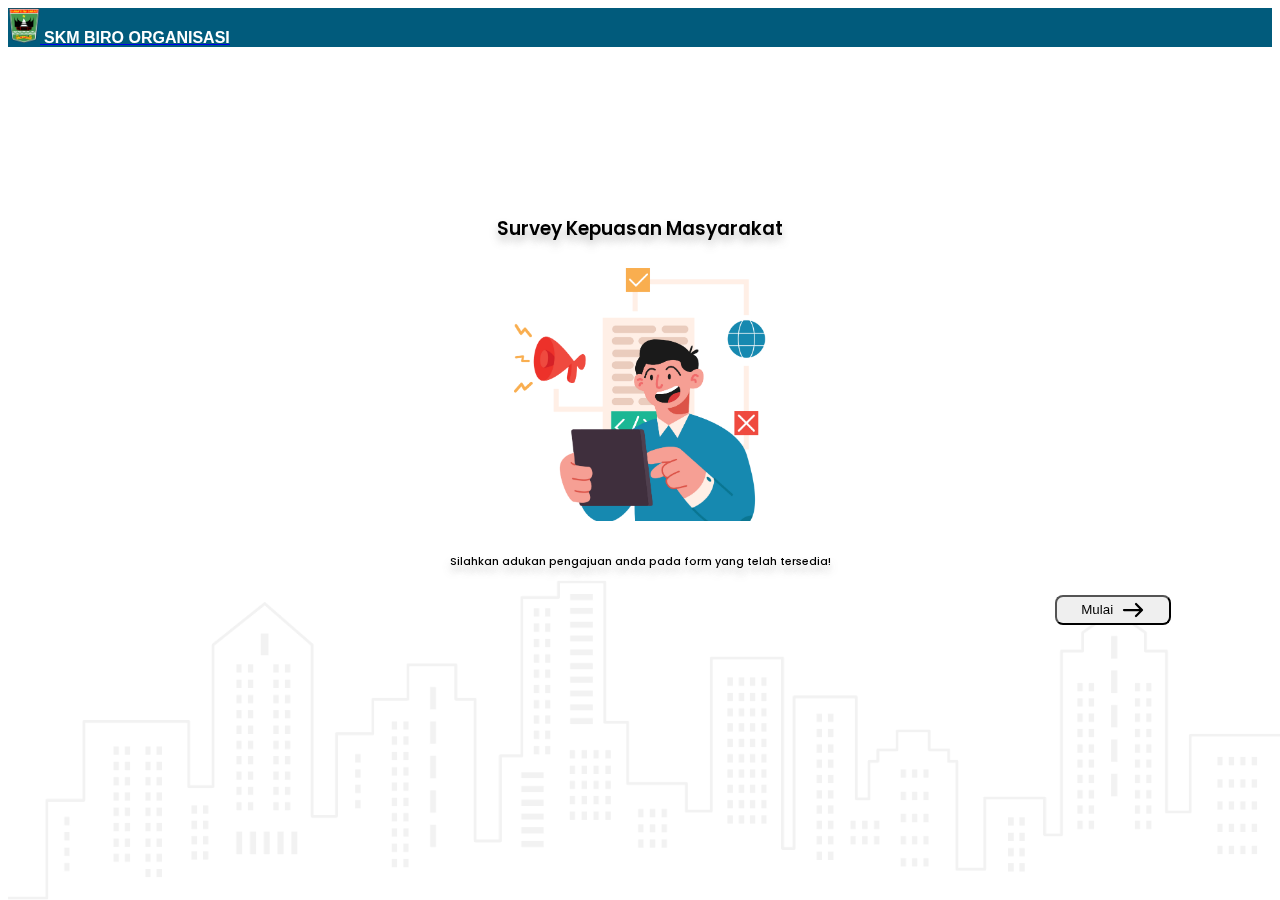
<file: views/index.html>
<!doctype html>
<html lang="en">

<head>
    <meta charset="utf-8">
    <meta name="viewport" content="width=device-width, initial-scale=1">
    <title>Survey Kepuasan Masyarakat</title>

    <link href="https://cdn.jsdelivr.net/npm/bootstrap@5.0.2/dist/css/bootstrap.min.css" rel="stylesheet"
        integrity="sha384-EVSTQN3/azprG1Anm3QDgpJLIm9Nao0Yz1ztcQTwFspd3yD65VohhpuuCOmLASjC" crossorigin="anonymous">
    <link rel="stylesheet" href="/../assets/css/responden/index.css">
</head>

<body>
    <nav class="navbar navbar-light">
        <div class="container-fluid">
            <a class="navbar-brand ms-3" href="admin/login.html">
                <img src="../../assets/img/pemprovsumbar.png" alt="" width="32" class="d-inline-block align-text-top">
                <span>
                    SKM BIRO ORGANISASI
                </span>
            </a>
        </div>
    </nav>

    <main>
        <div class="main">
            <h3>Survey Kepuasan Masyarakat</h3>
            <img src="../../assets/img/ic-landing.png" style="width: 20%;"alt="">
            <h6>Silahkan adukan pengajuan anda pada form yang telah tersedia!</h6>
            <img src="../../assets/img/Landing Page.png" alt="Landing Page" class="background" style="z-index: -1;">    
        </div>
        <div class="btn">
            <a href="responden/biodata.html" style="text-decoration: none;">
                <button type="button" class="btn btn-warning fw-bold" style="width: 116px;">Mulai &nbsp;
                    <svg xmlns="http://www.w3.org/2000/svg" width="24" height="24" viewBox="0 0 16 16">
                        <path fill="black" fill-rule="evenodd"
                            d="M1.25 8A.75.75 0 0 1 2 7.25h10.19L9.47 4.53a.75.75 0 0 1 1.06-1.06l4 4a.75.75 0 0 1 0 1.06l-4 4a.75.75 0 1 1-1.06-1.06l2.72-2.72H2A.75.75 0 0 1 1.25 8"
                            clip-rule="evenodd" /></svg>
                </button>
            </a>
        </div>
    </main>


    <script src="https://cdn.jsdelivr.net/npm/bootstrap@5.0.2/dist/js/bootstrap.bundle.min.js"
        integrity="sha384-MrcW6ZMFYlzcLA8Nl+NtUVF0sA7MsXsP1UyJoMp4YLEuNSfAP+JcXn/tWtIaxVXM" crossorigin="anonymous">
    </script>
    <script src="https://cdn.jsdelivr.net/npm/@popperjs/core@2.9.2/dist/umd/popper.min.js"
        integrity="sha384-IQsoLXl5PILFhosVNubq5LC7Qb9DXgDA9i+tQ8Zj3iwWAwPtgFTxbJ8NT4GN1R8p" crossorigin="anonymous">
    </script>
    <script src="https://cdn.jsdelivr.net/npm/bootstrap@5.0.2/dist/js/bootstrap.min.js"
        integrity="sha384-cVKIPhGWiC2Al4u+LWgxfKTRIcfu0JTxR+EQDz/bgldoEyl4H0zUF0QKbrJ0EcQF" crossorigin="anonymous">
    </script>

</body>

</html>
</file>
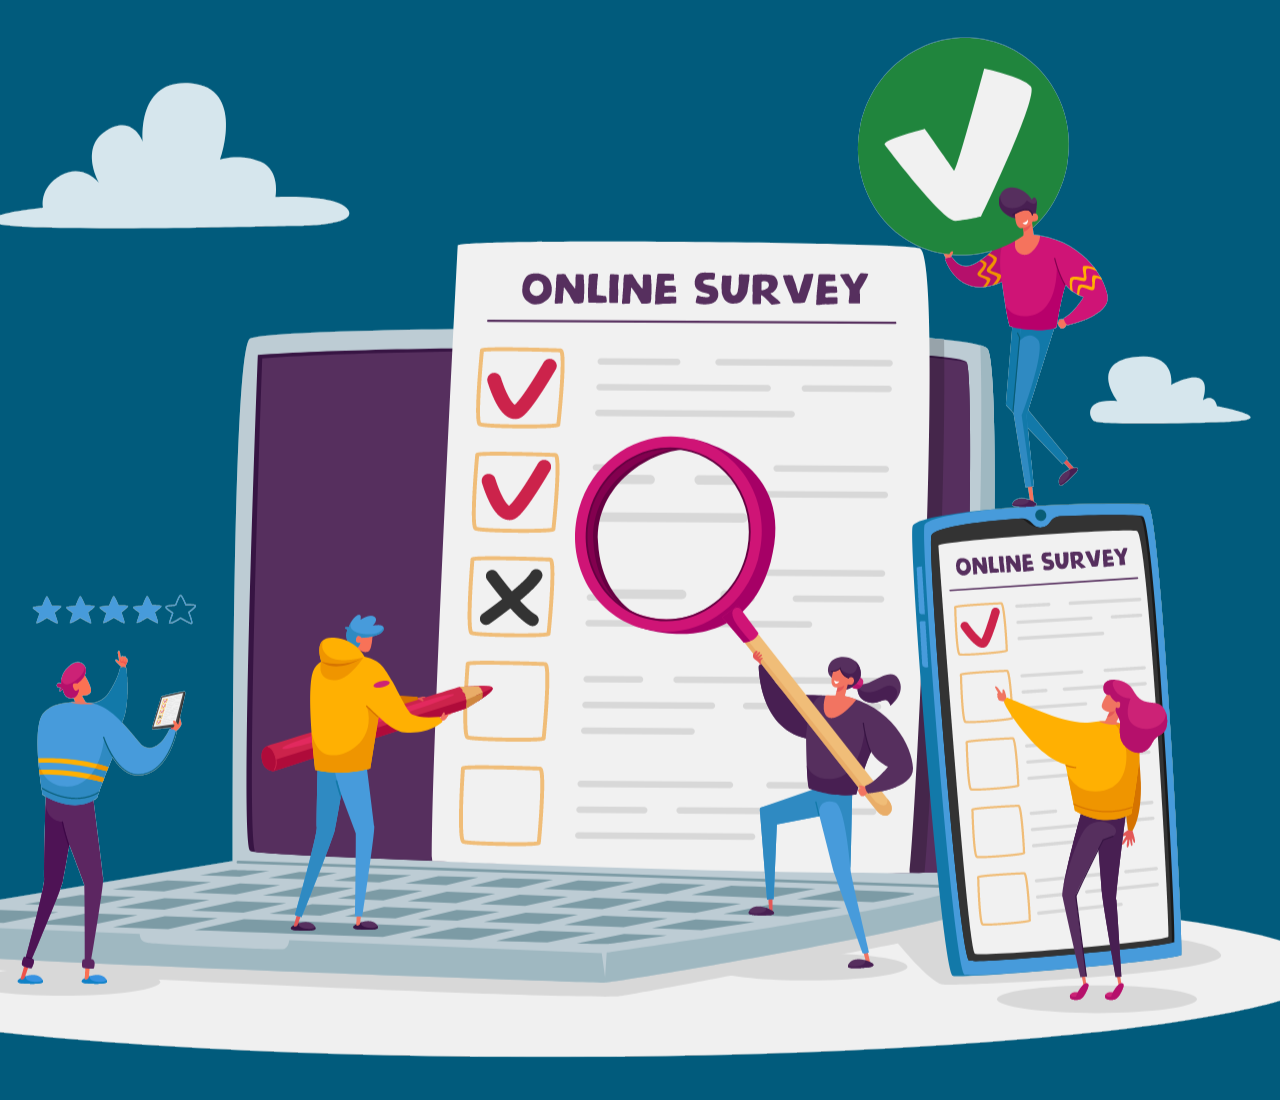
<file: views/admin/changePass.html>
<!doctype html>
<html lang="en">

<head>
    <meta charset="utf-8">
    <meta name="viewport" content="width=device-width, initial-scale=1">
    <title>Change Password</title>

    <link href="https://fonts.googleapis.com/icon?family=Material+Icons+Outlined" rel="stylesheet">
    <link href="https://cdn.jsdelivr.net/npm/bootstrap@5.0.2/dist/css/bootstrap.min.css" rel="stylesheet"
        integrity="sha384-EVSTQN3/azprG1Anm3QDgpJLIm9Nao0Yz1ztcQTwFspd3yD65VohhpuuCOmLASjC" crossorigin="anonymous">
    <link rel="stylesheet" href="https://cdnjs.cloudflare.com/ajax/libs/font-awesome/5.13.0/css/all.min.css">
    <link rel="stylesheet" href="../../assets/css/admin/login.css">
</head>

<body>
    <div class="row g-0 vh-100 position-relative page-forgot ">
        <div class="col-md-6 mb-md-0 p-md-4">
            <img src="../../assets/img/login.png" class="w-100" alt="Icon Login">
        </div>
        <div class="col-md-6 p-4 ps-md-0">
            <div style="padding: 16%;">
                <h4 class="mt-0 mb-5 fw-bold text-center">Change Password</h4>
                <form>
                    <div class="mb-3">
                        <label for="password" class="form-label fw-light">New Password</label>
                        <div class="d-flex">
                            <input type="password" class="form-control" id="password" placeholder="Ketikkan password baru disini">
                            <i class="far fa-eye" id="togglePassword" style="margin-left: -30px; cursor: pointer; margin-top: 16px; color: #8d9298;"></i>
                        </div>
                    </div>
                    <div class="mb-3">
                        <label for="confirmPassword" class="form-label fw-light">Confirm New Password</label>
                        <div class="d-flex">
                            <input type="password" class="form-control" id="confirmPassword" placeholder="Ketikkan konfirmasi password disini">
                            <i class="far fa-eye" id="toggleConfirmPassword" style="margin-left: -30px; cursor: pointer; margin-top: 16px; color: #8d9298;"></i>
                        </div>
                    </div>
                    <div class="mb-4 d-flex justify-content-center">
                        <button type="submit" class="btn btn-danger">Save</button>
                    </div>
                </form>
            </div>
            
        </div>
    </div>

    <script src="https://cdn.jsdelivr.net/npm/bootstrap@5.0.2/dist/js/bootstrap.bundle.min.js"
        integrity="sha384-MrcW6ZMFYlzcLA8Nl+NtUVF0sA7MsXsP1UyJoMp4YLEuNSfAP+JcXn/tWtIaxVXM" crossorigin="anonymous">
    </script>
    <script src="../../assets/js/script.js"></script>
</body>

</html>
</file>
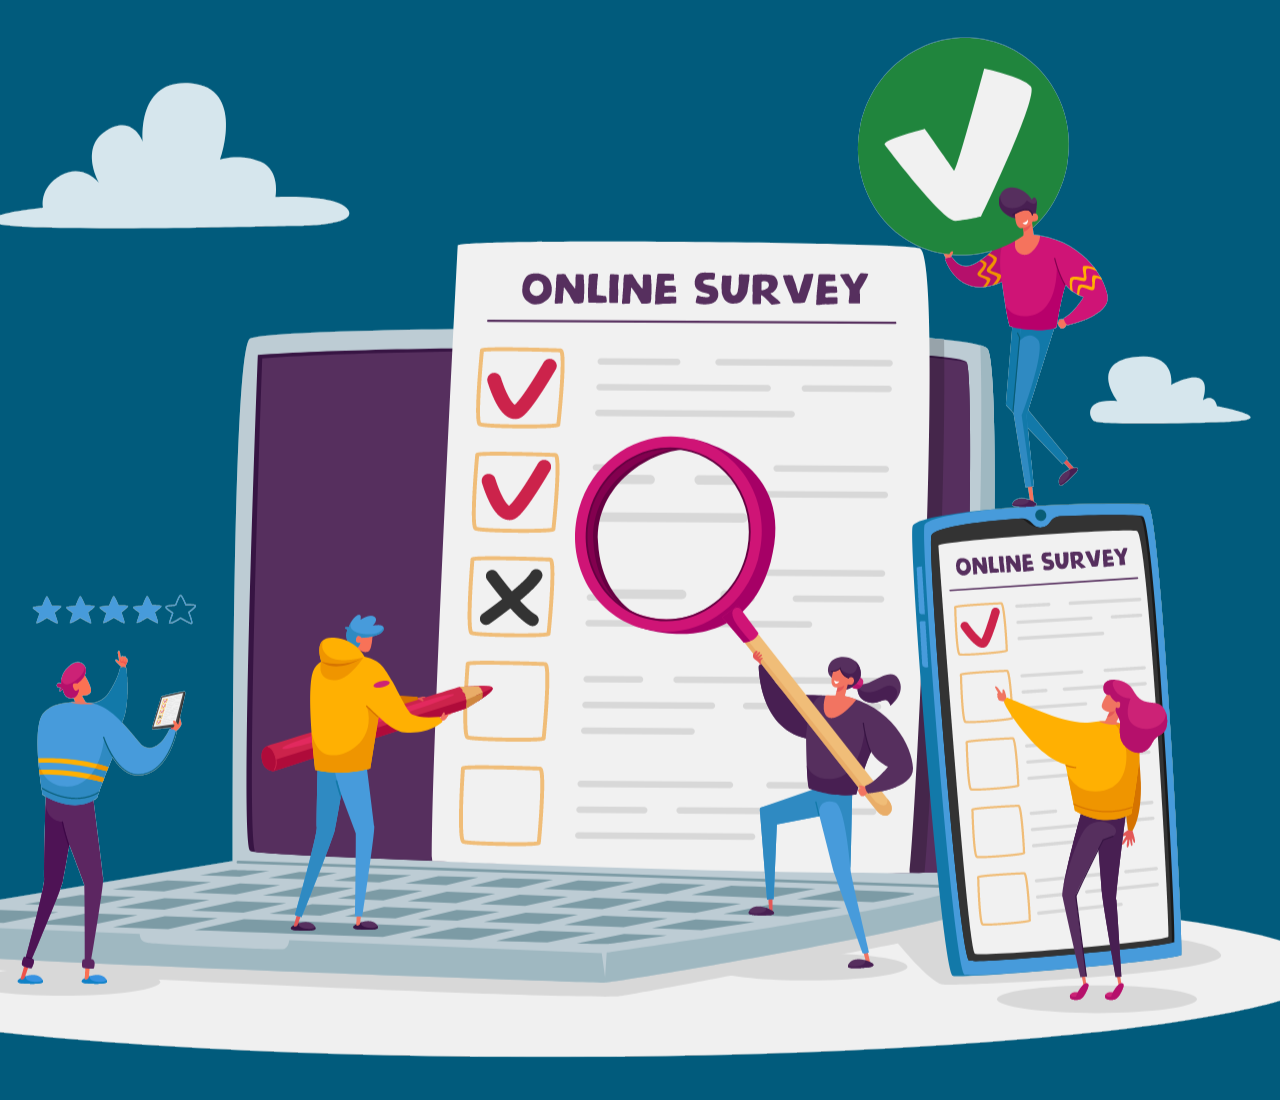
<file: views/admin/forgotPass.html>
<!doctype html>
<html lang="en">

<head>
    <meta charset="utf-8">
    <meta name="viewport" content="width=device-width, initial-scale=1">
    <title>Forgot Password</title>

    <link href="https://fonts.googleapis.com/icon?family=Material+Icons+Outlined" rel="stylesheet">
    <link href="https://cdn.jsdelivr.net/npm/bootstrap@5.0.2/dist/css/bootstrap.min.css" rel="stylesheet"
        integrity="sha384-EVSTQN3/azprG1Anm3QDgpJLIm9Nao0Yz1ztcQTwFspd3yD65VohhpuuCOmLASjC" crossorigin="anonymous">
    <link rel="stylesheet" href="https://cdnjs.cloudflare.com/ajax/libs/font-awesome/5.13.0/css/all.min.css">
    <link rel="stylesheet" href="../../assets/css/admin/login.css">
</head>

<body>
    <div class="row g-0 vh-100 position-relative page-forgot ">
        <div class="col-md-6 mb-md-0 p-md-4">
            <img src="../../assets/img/login.png" class="w-100" alt="Icon Login">
        </div>
        <div class="col-md-6 p-4 ps-md-0">
            <div style="padding: 16%;">
                <h4 class="mt-0 mb-5 fw-bold text-center">Forgot Password</h4>
                <form>
                    <div class="mb-4">
                        <label for="username" class="form-label fw-light">Username</label>
                        <input type="text" class="form-control" id="username" placeholder="Ketikkan username disini">
                    </div>
                    <div class="mb-4">
                        <label for="email" class="form-label fw-light">Email</label>
                        <input type="email" class="form-control" id="email" placeholder="Ketikkan email disini" aria-describedby="emailHelp">
                    </div>
                    <div class="mb-4 d-flex justify-content-center">
                        <button type="submit" class="btn btn-danger">Change Password</button>
                    </div>
                </form>
            </div>
            
        </div>
    </div>

    <script src="https://cdn.jsdelivr.net/npm/bootstrap@5.0.2/dist/js/bootstrap.bundle.min.js"
        integrity="sha384-MrcW6ZMFYlzcLA8Nl+NtUVF0sA7MsXsP1UyJoMp4YLEuNSfAP+JcXn/tWtIaxVXM" crossorigin="anonymous">
    </script>
    <script src="../../assets/js/script.js"></script>
</body>

</html>
</file>
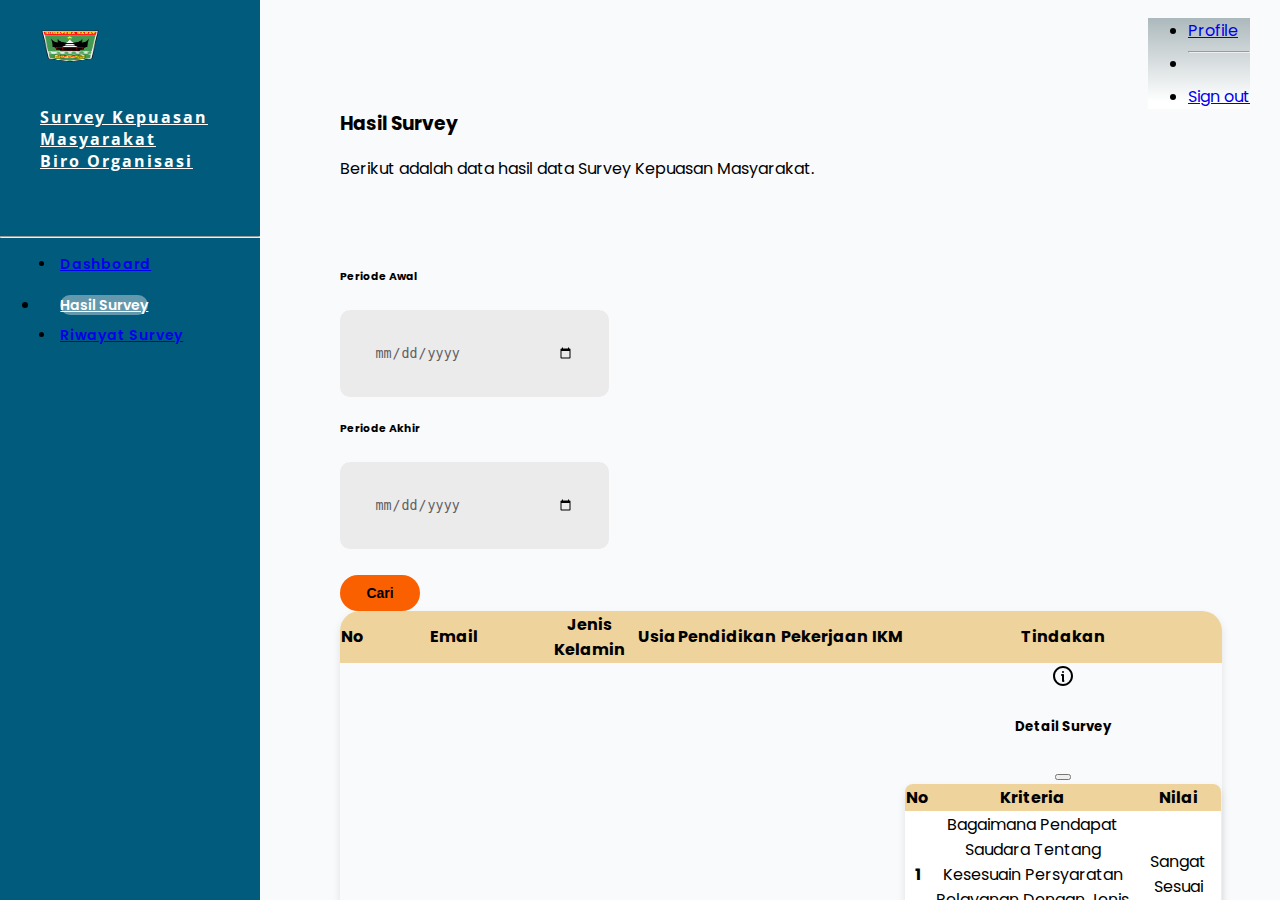
<file: views/admin/hasilSurvey.html>
<!doctype html>
<html lang="en">

<head>
    <meta charset="utf-8">
    <meta name="viewport" content="width=device-width, initial-scale=1">
    <title>Hasil Survey</title>

    <link href="https://fonts.googleapis.com/icon?family=Material+Icons+Outlined" rel="stylesheet">
    <link href="https://cdn.jsdelivr.net/npm/bootstrap@5.0.2/dist/css/bootstrap.min.css" rel="stylesheet"
        integrity="sha384-EVSTQN3/azprG1Anm3QDgpJLIm9Nao0Yz1ztcQTwFspd3yD65VohhpuuCOmLASjC" crossorigin="anonymous">
    <link rel="stylesheet" href="../../assets/css/admin/hasilSurvey.css">
</head>

<body>
    <div class="grid-container">

        <!-- Header -->
        <header class="header">
            <div class="menu-icon" onclick="openSidebar()">
                <span class="material-icons-outlined">menu</span>
            </div>
            <div class="header-right d-flex" style="margin-left: auto;">
                <div class="dropdown">
                    <a href="#" class="d-flex align-items-center link-dark text-decoration-none dropdown-toggle"
                        id="dropdownUser2" data-bs-toggle="dropdown" aria-expanded="false">
                        <img src="../../assets/img/user.png" alt="" width="40" class="rounded-circle me-2">
                    </a>
                    <ul class="dropdown-menu text-small shadow" aria-labelledby="dropdownUser2">
                        <li><a class="dropdown-item" href="profile.html">Profile</a></li>
                        <li>
                            <hr style="color: black;">
                        </li>
                        <li><a class="dropdown-item" href="#">Sign out</a></li>
                    </ul>
                </div>
            </div>
        </header>

        <!-- Sidebar -->
        <aside id="sidebar" style="z-index: 1;">
            <div class="sidebar-title mx-auto mb-3">
                <span class="mt-2 me-2" onclick="closeSidebar()"><svg xmlns="http://www.w3.org/2000/svg" width="18"
                        height="18" viewBox="0 0 48 48">
                        <path fill="none" stroke="white" stroke-linecap="round" stroke-linejoin="round" stroke-width="4"
                            d="m8 8l32 32M8 40L40 8" /></svg></span>
                <a href="dashboard.html"
                    class="h6-title d-flex align-items-center mt-3 mb-md-0 me-md-auto link-light text-decoration-none">
                    <img src="../../assets/img/pemprovsumbar.png" width="60" height="32" class="img-fluid"
                        alt="pemprovsumbar">
                    <h6 class="mt-2 ms-2 fw-bold">Survey Kepuasan<br><span>Masyarakat</span> <br><span>Biro
                            Organisasi</span> </h6>
                </a>
            </div>
            <hr>
            <ul class="nav nav-pills flex-column mb-auto">
                <li class="sidebar-list-item">
                    <a href="dashboard.html" class="nav-link link-light mt-1">
                        Dashboard
                    </a>
                </li>
                <li style="padding: 2%;">
                    <a href="hasilSurvey.html" class="nav-link dashboard mt-1" aria-current="page">
                        Hasil Survey
                    </a>
                </li>
                <li class="sidebar-list-item">
                    <a href="riwayatSurvey.html" class="nav-link link-light mt-1">
                        Riwayat Survey
                    </a>
                </li>
            </ul>
        </aside>

        <!-- Main -->
        <main class="main-container mb-4">
            <h3>Hasil Survey</h3>
            <p>Berikut adalah data hasil data Survey Kepuasan Masyarakat.</p>

            <div class="sub-main">
                <div class="d-flex mb-5">
                    <div class="me-3" style="margin-left: auto;">
                        <h6>Periode Awal</h6>
                        <input class="date" type="date" id="periode_awal">
                    </div>
                    <div class="me-3">
                        <h6>Periode Akhir</h6>
                        <input class="date" type="date" id="periode_akhir">
                    </div>
                    <button type="button" class="btn btn-danger">Cari</button>
                </div>

                <table class="table table-borderless">
                    <thead style="background-color: #EFD39C;">
                        <tr>
                            <th class="col-1" style="border-top-left-radius: 20px;">No</th>
                            <th class="col-2">Email</th>
                            <th class="col-2">Jenis Kelamin</th>
                            <th class="col-1">Usia</th>
                            <th class="col-2">Pendidikan</th>
                            <th class="col-2">Pekerjaan</th>
                            <th class="col-1">IKM</th>
                            <th class="col-1" style="border-top-right-radius: 20px;">Tindakan</th>
                        </tr>
                    </thead>
                    <tbody>
                        <tr>
                            <th scope="row">1</th>
                            <td>mmujjnnn@gmail.com</td>
                            <td>Perempuan</td>
                            <td>26 s.d. 35</td>
                            <td>D4/S1</td>
                            <td>Wiraswasta</td>
                            <td>86</td>
                            <td>
                                <!-- Button trigger modal -->
                                <svg xmlns="http://www.w3.org/2000/svg" width="24" height="24" viewBox="0 0 24 24"
                                    data-bs-toggle="modal" data-bs-target="#staticBackdrop">
                                    <g fill="none">
                                        <path
                                            d="M24 0v24H0V0zM12.593 23.258l-.011.002l-.071.035l-.02.004l-.014-.004l-.071-.035c-.01-.004-.019-.001-.024.005l-.004.01l-.017.428l.005.02l.01.013l.104.074l.015.004l.012-.004l.104-.074l.012-.016l.004-.017l-.017-.427c-.002-.01-.009-.017-.017-.018m.265-.113l-.013.002l-.185.093l-.01.01l-.003.011l.018.43l.005.012l.008.007l.201.093c.012.004.023 0 .029-.008l.004-.014l-.034-.614c-.003-.012-.01-.02-.02-.022m-.715.002a.023.023 0 0 0-.027.006l-.006.014l-.034.614c0 .012.007.02.017.024l.015-.002l.201-.093l.01-.008l.004-.011l.017-.43l-.003-.012l-.01-.01z" />
                                        <path fill="black"
                                            d="M12 2c5.523 0 10 4.477 10 10s-4.477 10-10 10S2 17.523 2 12S6.477 2 12 2m0 2a8 8 0 1 0 0 16a8 8 0 0 0 0-16m-.01 6c.558 0 1.01.452 1.01 1.01v5.124A1 1 0 0 1 12.5 18h-.49A1.01 1.01 0 0 1 11 16.99V12a1 1 0 1 1 0-2zM12 7a1 1 0 1 1 0 2a1 1 0 0 1 0-2" />
                                    </g>
                                </svg>

                                <!-- Modal -->
                                <div class="modal fade" id="staticBackdrop" data-bs-backdrop="static"
                                    data-bs-keyboard="false" tabindex="-1" aria-labelledby="staticBackdropLabel"
                                    aria-hidden="true">
                                    <div class="modal-dialog modal-lg modal-dialog-centered modal-dialog-scrollable">
                                        <div class="modal-content">
                                            <div class="modal-header">
                                                <h5 class="modal-title">Detail Survey</h5>
                                                <button type="button" class="btn-close" data-bs-dismiss="modal"
                                                    aria-label="Close"></button>
                                            </div>
                                            <div class="modal-body">
                                                <table class="table table-bordered mb-4"
                                                    style="background-color: white; border-radius: 8px;">
                                                    <thead style="background-color: #EFD39C;">
                                                        <tr>
                                                            <th class="col-1" style="border-top-left-radius: 8px;">No
                                                            </th>
                                                            <th scope="col">Kriteria</th>
                                                            <th scope="col" style="border-top-right-radius: 8px;">
                                                                Nilai</th>
                                                        </tr>
                                                    </thead>
                                                    <tbody>
                                                        <tr>
                                                            <th scope="row">1</th>
                                                            <td>Bagaimana Pendapat Saudara Tentang Kesesuain Persyaratan
                                                                Pelayanan Dengan Jenis Pelayanan Kami?</td>
                                                            <td>Sangat Sesuai</td>
                                                        </tr>
                                                        <tr>
                                                            <th scope="row">2</th>
                                                            <td>Bagaimana Pemahaman Saudara Tentang Kemudahan Prosedur
                                                                Pelayanan di Dinas Pendidikan dan Kebudayaan?</td>
                                                            <td>Mudah</td>
                                                        </tr>
                                                        <tr>
                                                            <th scope="row">3</th>
                                                            <td>Bagaimana Pendapat Saudara Tentang Waktu Dalam
                                                                Memberikan Layanan?</td>
                                                            <td>Sangat Cepat</td>
                                                        </tr>
                                                        <tr>
                                                            <th scope="row">4</th>
                                                            <td>Bagaimana pendapat saudara tentang kewajaran biaya/tarif
                                                                dalam pelayanan?</td>
                                                            <td>Mudah</td>
                                                        </tr>
                                                        <tr>
                                                            <th scope="row">5</th>
                                                            <td>Bagaimana pendapat saudara tentang kesesuaian produk
                                                                layanan antara yang tercamtum dalam standar pelayanan
                                                                dengan hasil yang diberikan?</td>
                                                            <td>Sesuai</td>
                                                        </tr>
                                                        <tr>
                                                            <th scope="row">6</th>
                                                            <td>Bagaimana pendapat saudara tentang kompetensi/kemampuan
                                                                petugas dalam pelayanan?</td>
                                                            <td>Kompeten</td>
                                                        </tr>
                                                    </tbody>
                                                </table>
                                                <hr style="color: black;">
                                                <h6 class="mb-3" style="text-align: left;">Aspirasi dan Saran</h6>
                                                <textarea name="" id="" cols="30" rows="5">Test</textarea>
                                            </div>
                                        </div>
                                    </div>
                                </div>

                            </td>
                        </tr>
                        <tr>
                            <th scope="row">2</th>
                            <td>sadira@gmail.com</td>
                            <td>Laki-laki</td>
                            <td>26 s.d. 35</td>
                            <td>D4/S1</td>
                            <td>Swasta</td>
                            <td>70</td>
                        </tr>
                    </tbody>
                </table>

            </div>
        </main>

    </div>


    <script src="https://cdn.jsdelivr.net/npm/bootstrap@5.0.2/dist/js/bootstrap.bundle.min.js"
        integrity="sha384-MrcW6ZMFYlzcLA8Nl+NtUVF0sA7MsXsP1UyJoMp4YLEuNSfAP+JcXn/tWtIaxVXM" crossorigin="anonymous">
    </script>
    <script src="../../assets/js/script.js"></script>

</body>

</html>
</file>
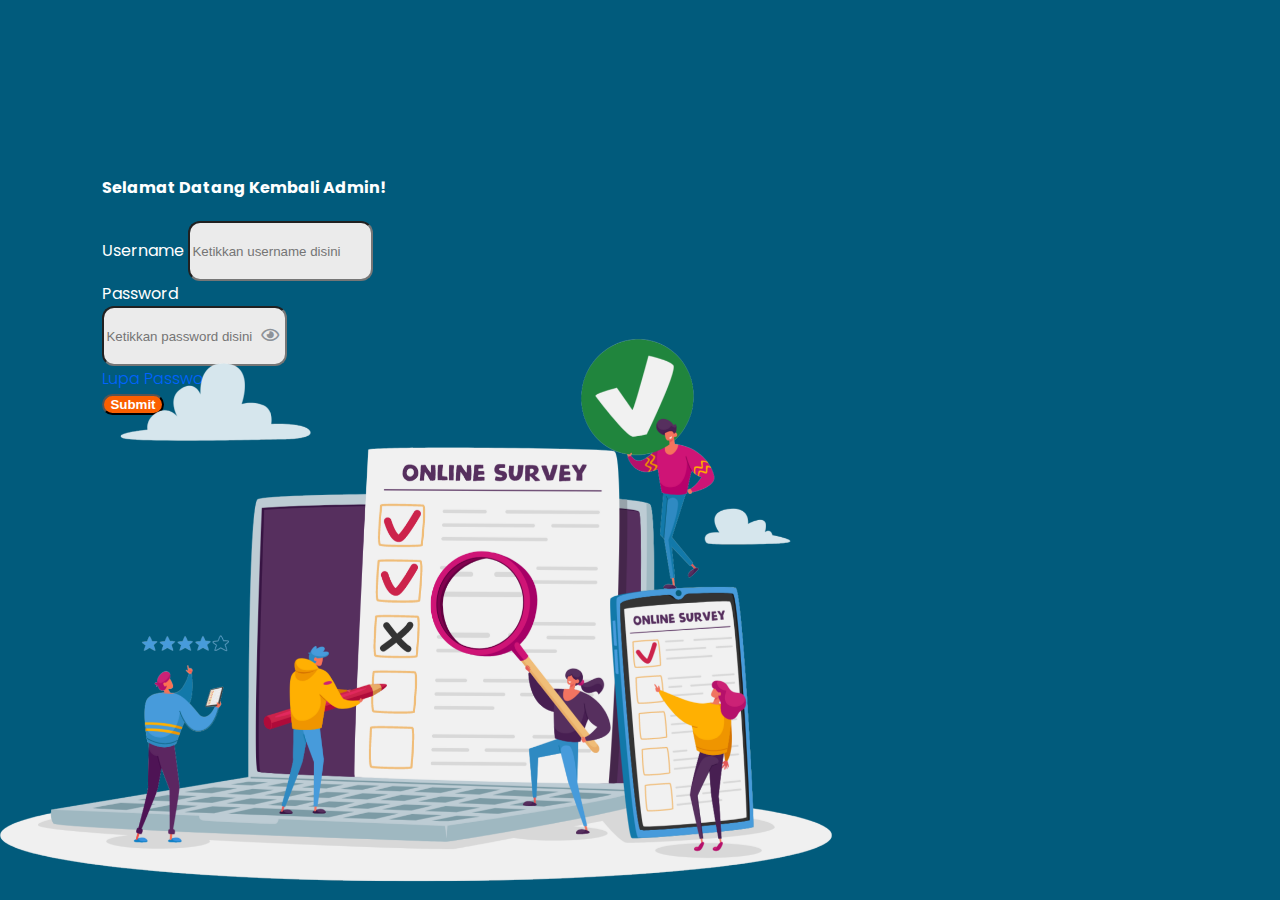
<file: views/admin/login.html>
<!doctype html>
<html lang="en">

<head>
    <meta charset="utf-8">
    <meta name="viewport" content="width=device-width, initial-scale=1">
    <title>Login</title>

    <link href="https://fonts.googleapis.com/icon?family=Material+Icons+Outlined" rel="stylesheet">
    <link href="https://cdn.jsdelivr.net/npm/bootstrap@5.0.2/dist/css/bootstrap.min.css" rel="stylesheet"
        integrity="sha384-EVSTQN3/azprG1Anm3QDgpJLIm9Nao0Yz1ztcQTwFspd3yD65VohhpuuCOmLASjC" crossorigin="anonymous">
    <link rel="stylesheet" href="https://cdnjs.cloudflare.com/ajax/libs/font-awesome/5.13.0/css/all.min.css">
    <link rel="stylesheet" href="../../assets/css/admin/login.css">
</head>

<body>
    <div class="row g-0 position-relative">
        <div class="col-md-4 mb-md-0 form-login">
            <h4 class="mt-0 mb-4 fw-bold">Selamat Datang Kembali Admin!</h4>
            <form>
                <div class="mb-3">
                    <label for="username" class="form-label fw-light">Username</label>
                    <input type="text" class="form-control" id="username" placeholder="Ketikkan username disini">
                </div>
                <div class="mb-3">
                    <label for="password" class="form-label fw-light">Password</label>
                    <div class="d-flex">
                        <input type="password" class="form-control" id="password"
                            placeholder="Ketikkan password disini">
                        <i class="far fa-eye" id="togglePassword"
                            style="margin-left: -30px; cursor: pointer; margin-top: 16px; color: #8d9298;"></i>
                    </div>
                </div>
                <div class="mb-3 text-end">
                    <a href="forgotPass.html" class="forgot">
                        Lupa Password?
                    </a>
                </div>
                <div class="mb-3 d-flex justify-content-center">
                    <button type="submit" class="btn btn-danger">Submit</button>
                </div>
            </form>
        </div>
        <div class="col-md-8 p-4 ps-md-0 p-2">
            <h1 class="title">SKM</h1>
            <img src="../../assets/img/login.png" class="img" alt="Icon Login">
        </div>
    </div>

    <script src="https://cdn.jsdelivr.net/npm/bootstrap@5.0.2/dist/js/bootstrap.bundle.min.js"
        integrity="sha384-MrcW6ZMFYlzcLA8Nl+NtUVF0sA7MsXsP1UyJoMp4YLEuNSfAP+JcXn/tWtIaxVXM" crossorigin="anonymous">
    </script>
    <script src="../../assets/js/script.js"></script>
</body>

</html>
</file>
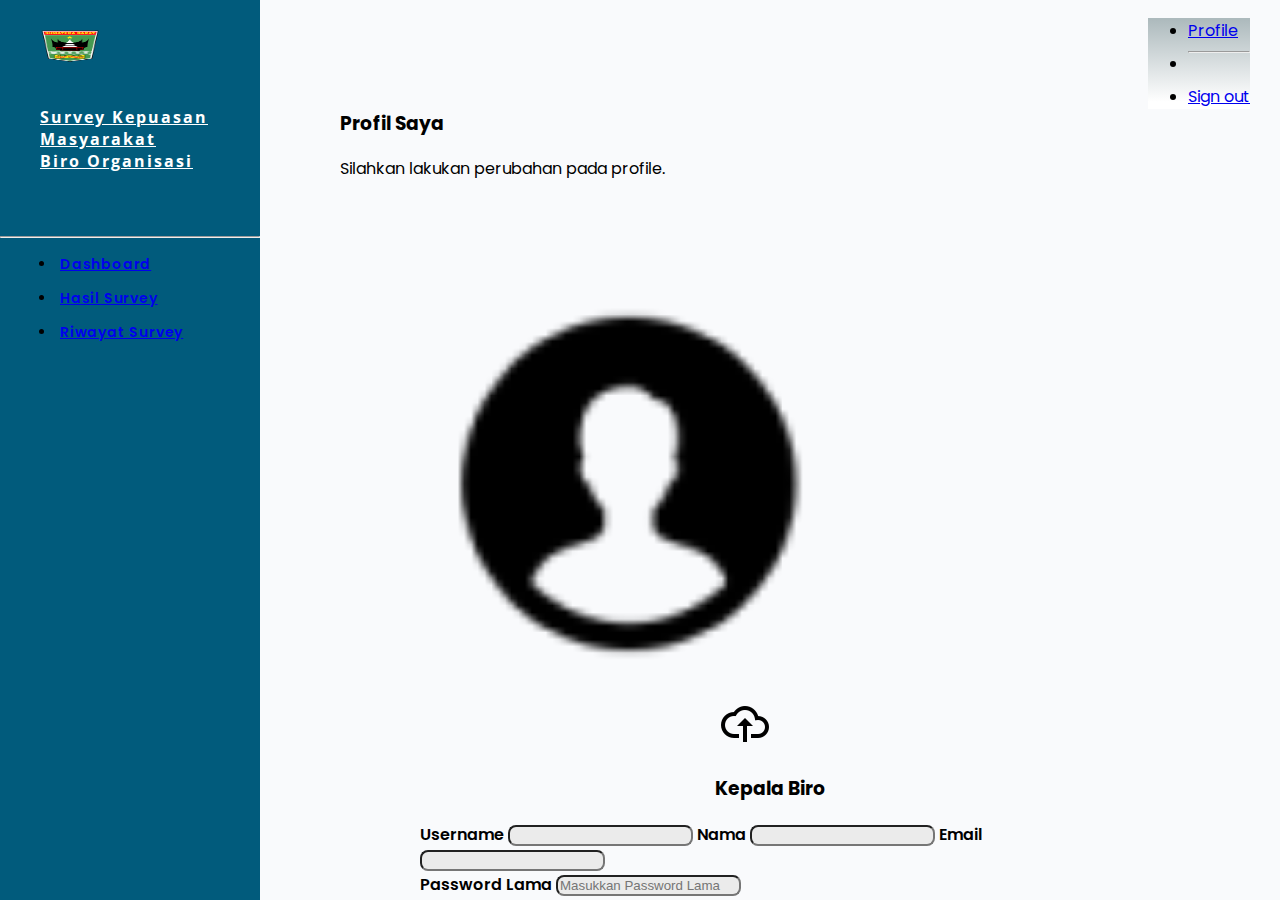
<file: views/admin/profile.html>
<!doctype html>
<html lang="en">

<head>
    <meta charset="utf-8">
    <meta name="viewport" content="width=device-width, initial-scale=1">
    <title>Profile</title>

    <link href="https://fonts.googleapis.com/icon?family=Material+Icons+Outlined" rel="stylesheet">
    <link href="https://cdn.jsdelivr.net/npm/bootstrap@5.0.2/dist/css/bootstrap.min.css" rel="stylesheet"
        integrity="sha384-EVSTQN3/azprG1Anm3QDgpJLIm9Nao0Yz1ztcQTwFspd3yD65VohhpuuCOmLASjC" crossorigin="anonymous">
    <link rel="stylesheet" href="../../assets/css/admin/profile.css">
</head>

<body>
    <div class="grid-container">

        <!-- Header -->
        <header class="header">
            <div class="menu-icon" onclick="openSidebar()">
                <span class="material-icons-outlined">menu</span>
            </div>
            <div class="header-right d-flex" style="margin-left: auto;">
                <div class="dropdown">
                    <a href="#" class="d-flex align-items-center link-dark text-decoration-none dropdown-toggle"
                        id="dropdownUser2" data-bs-toggle="dropdown" aria-expanded="false">
                        <img src="../../assets/img/user.png" alt="" width="40" class="rounded-circle me-2">
                    </a>
                    <ul class="dropdown-menu text-small shadow" aria-labelledby="dropdownUser2">
                        <li><a class="dropdown-item" href="profile.html">Profile</a></li>
                        <li>
                            <hr style="color: black;">
                        </li>
                        <li><a class="dropdown-item" href="#">Sign out</a></li>
                    </ul>
                </div>
            </div>
        </header>

        <!-- Sidebar -->
        <aside id="sidebar" style="z-index: 2;">
            <div class="sidebar-title mx-auto mb-3">
                <span class="mt-2 me-2" onclick="closeSidebar()"><svg xmlns="http://www.w3.org/2000/svg" width="18"
                        height="18" viewBox="0 0 48 48">
                        <path fill="none" stroke="white" stroke-linecap="round" stroke-linejoin="round" stroke-width="4"
                            d="m8 8l32 32M8 40L40 8" /></svg></span>
                <a href="dashboard.html"
                    class="h6-title d-flex align-items-center mt-3 mb-md-0 me-md-auto link-light text-decoration-none">
                    <img src="../../assets/img/pemprovsumbar.png" width="60" height="32" class="img-fluid"
                        alt="pemprovsumbar">
                    <h6 class="mt-2 ms-2 fw-bold">Survey Kepuasan<br><span>Masyarakat</span> <br><span>Biro
                            Organisasi</span> </h6>
                </a>
            </div>
            <hr>
            <ul class="nav nav-pills flex-column mb-auto">
                <li class="sidebar-list-item">
                    <a href="dashboard.html" class="nav-link link-light mt-1">
                        Dashboard
                    </a>
                </li>
                <li class="sidebar-list-item">
                    <a href="hasilSurvey.html" class="nav-link link-light mt-1">
                        Hasil Survey
                    </a>
                </li>
                <li class="sidebar-list-item">
                    <a href="riwayatSurvey.html" class="nav-link link-light mt-1">
                        Riwayat Survey
                    </a>
                </li>
            </ul>
        </aside>

        <!-- Main -->
        <main class="main-container mb-4">
            <h3>Profil Saya</h3>
            <p>Silahkan lakukan perubahan pada profile.</p>

            <div class="main-container">
                <form class="row gx-3 gy-2 align-items-center">
                    <div class="col-sm-4 align-self-start" style="position: relative; margin-top: 8%;">
                        <img src="../../assets/img/user.png" class="img-fluid profile img-thumbnail rounded-circle me-2"
                            alt="profile" id="pp">
                        <div class="position-absolute top-0 translate-midle-x" style="margin-left: 43%; z-index: 1;">
                            <input type="file" id="fileInput" style="display: none;" />
                            <img src="[data-uri]"
                                onclick="document.getElementById('fileInput').click();">
                        </div>
                    </div>
                    <div class="col-sm-8">
                        <h3 style="font-weight: bolder;text-align: center;" id="namaKabir">Kepala Biro</h3>
                        <label for="inputUsername" class="form-label mt-3">Username</label>
                        <input type="text" class="form-control in-profile" id="username" required>
                        <label for="inputNama" class="form-label mt-3">Nama</label>
                        <input type="text" class="form-control in-profile" id="nama" required>
                        <label for="inputEmail" class="form-label mt-3">Email</label>
                        <input type="email" class="form-control in-profile" id="email" aria-describedby="emailHelp" required>
                        <div class="row gx-3 gy-2 align-items-center mt-2 mb-2">
                            <div class="col-sm-6">
                                <label for="inputJenisKelamin" class="form-label mt-2">Password Lama</label>
                                <input type="password" class="form-control in-profile" id="password"
                                    aria-describedby="passwordlHelp" placeholder="Masukkan Password Lama">
                            </div>
                            <div class="col-sm-6">
                                <label for="inputJenisKelamin" class="form-label mt-2">Password Baru</label>
                                <input type="password" class="form-control in-profile" id="newPassword"
                                    aria-describedby="passwordlHelp" placeholder="Masukkan Password Baru">
                            </div>
                        </div>
                        <div class="text-center mb-4 mt-4">
                            <button type="submit" class="btn btn-warning save" id="simpanProfil">Save</button>
                        </div>
                    </div>
                </form>
            </div>
        </main>

    </div>


    <script src="https://cdn.jsdelivr.net/npm/bootstrap@5.0.2/dist/js/bootstrap.bundle.min.js"
        integrity="sha384-MrcW6ZMFYlzcLA8Nl+NtUVF0sA7MsXsP1UyJoMp4YLEuNSfAP+JcXn/tWtIaxVXM" crossorigin="anonymous">
    </script>
    <script src="../../assets/js/script.js"></script>

</body>

</html>
</file>
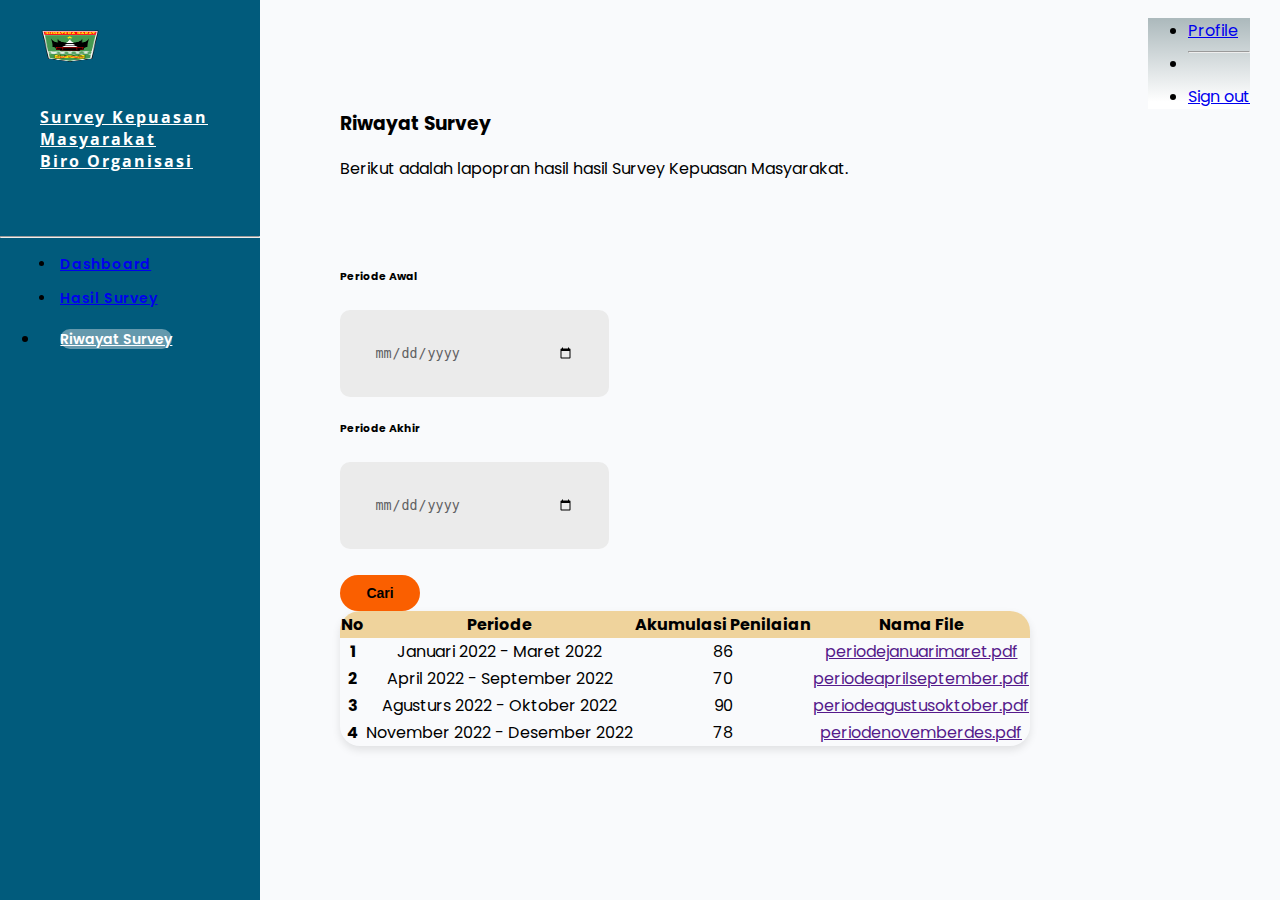
<file: views/admin/riwayatSurvey.html>
<!doctype html>
<html lang="en">

<head>
    <meta charset="utf-8">
    <meta name="viewport" content="width=device-width, initial-scale=1">
    <title>Riwayat Survey</title>

    <link href="https://fonts.googleapis.com/icon?family=Material+Icons+Outlined" rel="stylesheet">
    <link href="https://cdn.jsdelivr.net/npm/bootstrap@5.0.2/dist/css/bootstrap.min.css" rel="stylesheet"
        integrity="sha384-EVSTQN3/azprG1Anm3QDgpJLIm9Nao0Yz1ztcQTwFspd3yD65VohhpuuCOmLASjC" crossorigin="anonymous">
    <link rel="stylesheet" href="../../assets/css/admin/hasilSurvey.css">
</head>

<body>
    <div class="grid-container">

        <!-- Header -->
        <header class="header">
            <div class="menu-icon" onclick="openSidebar()">
                <span class="material-icons-outlined">menu</span>
            </div>
            <div class="header-right d-flex" style="margin-left: auto;">
                <div class="dropdown">
                    <a href="#" class="d-flex align-items-center link-dark text-decoration-none dropdown-toggle"
                        id="dropdownUser2" data-bs-toggle="dropdown" aria-expanded="false">
                        <img src="../../assets/img/user.png" alt="" width="40" class="rounded-circle me-2">
                    </a>
                    <ul class="dropdown-menu text-small shadow" aria-labelledby="dropdownUser2">
                        <li><a class="dropdown-item" href="profile.html">Profile</a></li>
                        <li>
                            <hr style="color: black;">
                        </li>
                        <li><a class="dropdown-item" href="#">Sign out</a></li>
                    </ul>
                </div>
            </div>
        </header>

        <!-- Sidebar -->
        <aside id="sidebar" style="z-index: 1;">
            <div class="sidebar-title mx-auto mb-3">
                <span class="mt-2 me-2" onclick="closeSidebar()"><svg xmlns="http://www.w3.org/2000/svg" width="18"
                        height="18" viewBox="0 0 48 48">
                        <path fill="none" stroke="white" stroke-linecap="round" stroke-linejoin="round" stroke-width="4"
                            d="m8 8l32 32M8 40L40 8" /></svg></span>
                <a href="dashboard.html"
                    class="h6-title d-flex align-items-center mt-3 mb-md-0 me-md-auto link-light text-decoration-none">
                    <img src="../../assets/img/pemprovsumbar.png" width="60" height="32" class="img-fluid"
                        alt="pemprovsumbar">
                    <h6 class="mt-2 ms-2 fw-bold">Survey Kepuasan<br><span>Masyarakat</span> <br><span>Biro
                            Organisasi</span> </h6>
                </a>
            </div>
            <hr>
            <ul class="nav nav-pills flex-column mb-auto">
                <li class="sidebar-list-item">
                    <a href="dashboard.html" class="nav-link link-light mt-1">
                        Dashboard
                    </a>
                </li>
                <li class="sidebar-list-item">
                    <a href="hasilSurvey.html" class="nav-link link-light mt-1">
                        Hasil Survey
                    </a>
                </li>
                <li style="padding: 2%;">
                    <a href="riwayatSurvey.html" class="nav-link dashboard mt-1" aria-current="page">
                        Riwayat Survey
                    </a>
                </li>
            </ul>
        </aside>

        <!-- Main -->
        <main class="main-container mb-4">
            <h3>Riwayat Survey</h3>
            <p>Berikut adalah lapopran hasil hasil Survey Kepuasan Masyarakat.</p>

            <div class="sub-main">
                <div class="d-flex mb-5">
                    <div class="me-3" style="margin-left: auto;">
                        <h6>Periode Awal</h6>
                        <input class="date" type="date" id="periode_awal">
                    </div>
                    <div class="me-3">
                        <h6>Periode Akhir</h6>
                        <input class="date" type="date" id="periode_akhir">
                    </div>
                    <button type="button" class="btn btn-danger">Cari</button>
                </div>

                <table class="table table-borderless">
                    <thead style="background-color: #EFD39C;">
                        <tr>
                            <th class="col-1" style="border-top-left-radius: 20px;">No</th>
                            <th class="col-4">Periode</th>
                            <th class="col-3">Akumulasi Penilaian</th>
                            <th class="col-2" style="border-top-right-radius: 20px;">Nama File</th>
                        </tr>
                    </thead>
                    <tbody>
                        <tr>
                            <th scope="row">1</th>
                            <td>Januari 2022 - Maret 2022</td>
                            <td>86</td>
                            <td><a href="">periodejanuarimaret.pdf</a></td>
                        </tr>
                        <tr>
                            <th scope="row">2</th>
                            <td>April 2022 - September 2022</td>
                            <td>70</td>
                            <td><a href="">periodeaprilseptember.pdf</a></td>
                        </tr>
                        <tr>
                            <th scope="row">3</th>
                            <td>Agusturs 2022 - Oktober 2022</td>
                            <td>90</td>
                            <td><a href="">periodeagustusoktober.pdf</a></td>
                        </tr>
                        <tr>
                            <th scope="row">4</th>
                            <td>November 2022 - Desember 2022</td>
                            <td>78</td>
                            <td><a href="">periodenovemberdes.pdf</a></td>
                        </tr>
                    </tbody>
                </table>

            </div>
        </main>

    </div>


    <script src="https://cdn.jsdelivr.net/npm/bootstrap@5.0.2/dist/js/bootstrap.bundle.min.js"
        integrity="sha384-MrcW6ZMFYlzcLA8Nl+NtUVF0sA7MsXsP1UyJoMp4YLEuNSfAP+JcXn/tWtIaxVXM" crossorigin="anonymous">
    </script>
    <script src="../../assets/js/script.js"></script>

</body>

</html>
</file>
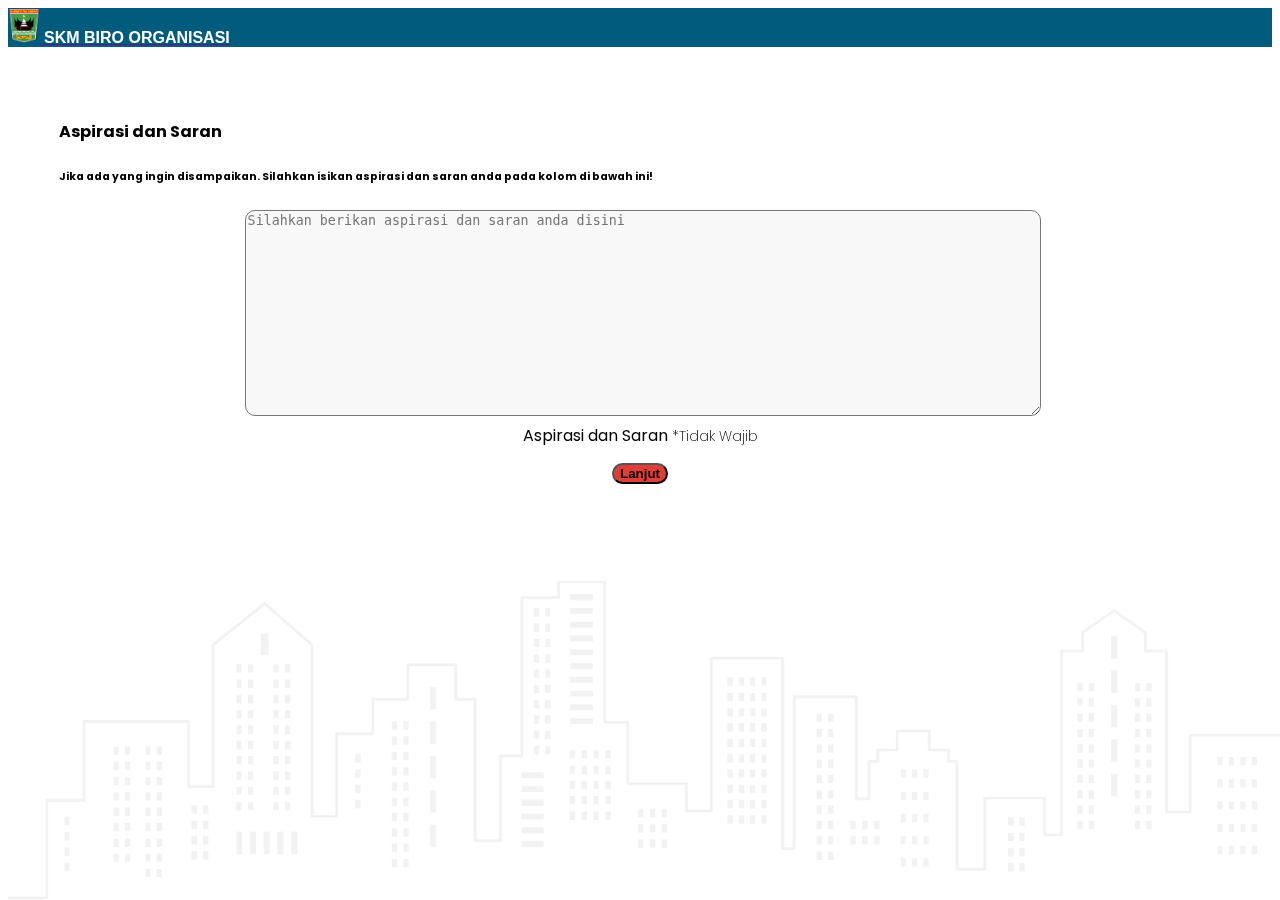
<file: views/responden/aspirasiSaran.html>
<!doctype html>
<html lang="en">

<head>
    <meta charset="utf-8">
    <meta name="viewport" content="width=device-width, initial-scale=1">
    <title>Aspirasi dan Saran</title>

    <link href="https://cdn.jsdelivr.net/npm/bootstrap@5.0.2/dist/css/bootstrap.min.css" rel="stylesheet"
        integrity="sha384-EVSTQN3/azprG1Anm3QDgpJLIm9Nao0Yz1ztcQTwFspd3yD65VohhpuuCOmLASjC" crossorigin="anonymous">
    <link rel="stylesheet" href="../../assets/css/responden/aspirasiSaran.css">
</head>

<body>
    <nav class="navbar navbar-light">
        <div class="container-fluid">
            <a class="navbar-brand ms-3" href="">
                <img src="../../assets/img/pemprovsumbar.png" alt="" width="32" class="d-inline-block align-text-top">
                <span>
                    SKM BIRO ORGANISASI
                </span>
            </a>
        </div>
    </nav>

    <main>
        <div class="main">
            <h4>Aspirasi dan Saran</h4>
            <h6 class="mb-5">Jika ada yang ingin disampaikan. Silahkan isikan aspirasi dan saran anda pada kolom di
                bawah ini!</h6>
        </div>
        <div class="sub-main">
            <form action="">
                <div class="form-floating mb-3">
                    <textarea class="form-control input" placeholder="Silahkan berikan aspirasi dan saran anda disini"
                        id="aspirasisaran" style="height: 200px"></textarea>
                    <label for="floatingTextarea">Aspirasi dan Saran<span class="span">*Tidak Wajib</span> </label>
                </div>
                <div class="mb-3 btn">
                    <button type="button" class="btn btn-danger">Lanjut</button>
                </div>
            </form>
        </div>
    </main>

    <img src="../../assets/img/Landing Page.png" alt="Landing Page" class="background" style="z-index: -1;">

    <script src="https://cdn.jsdelivr.net/npm/bootstrap@5.0.2/dist/js/bootstrap.bundle.min.js"
        integrity="sha384-MrcW6ZMFYlzcLA8Nl+NtUVF0sA7MsXsP1UyJoMp4YLEuNSfAP+JcXn/tWtIaxVXM" crossorigin="anonymous">
    </script>
    <script src="https://cdn.jsdelivr.net/npm/@popperjs/core@2.9.2/dist/umd/popper.min.js"
        integrity="sha384-IQsoLXl5PILFhosVNubq5LC7Qb9DXgDA9i+tQ8Zj3iwWAwPtgFTxbJ8NT4GN1R8p" crossorigin="anonymous">
    </script>
    <script src="https://cdn.jsdelivr.net/npm/bootstrap@5.0.2/dist/js/bootstrap.min.js"
        integrity="sha384-cVKIPhGWiC2Al4u+LWgxfKTRIcfu0JTxR+EQDz/bgldoEyl4H0zUF0QKbrJ0EcQF" crossorigin="anonymous">
    </script>

</body>

</html>
</file>
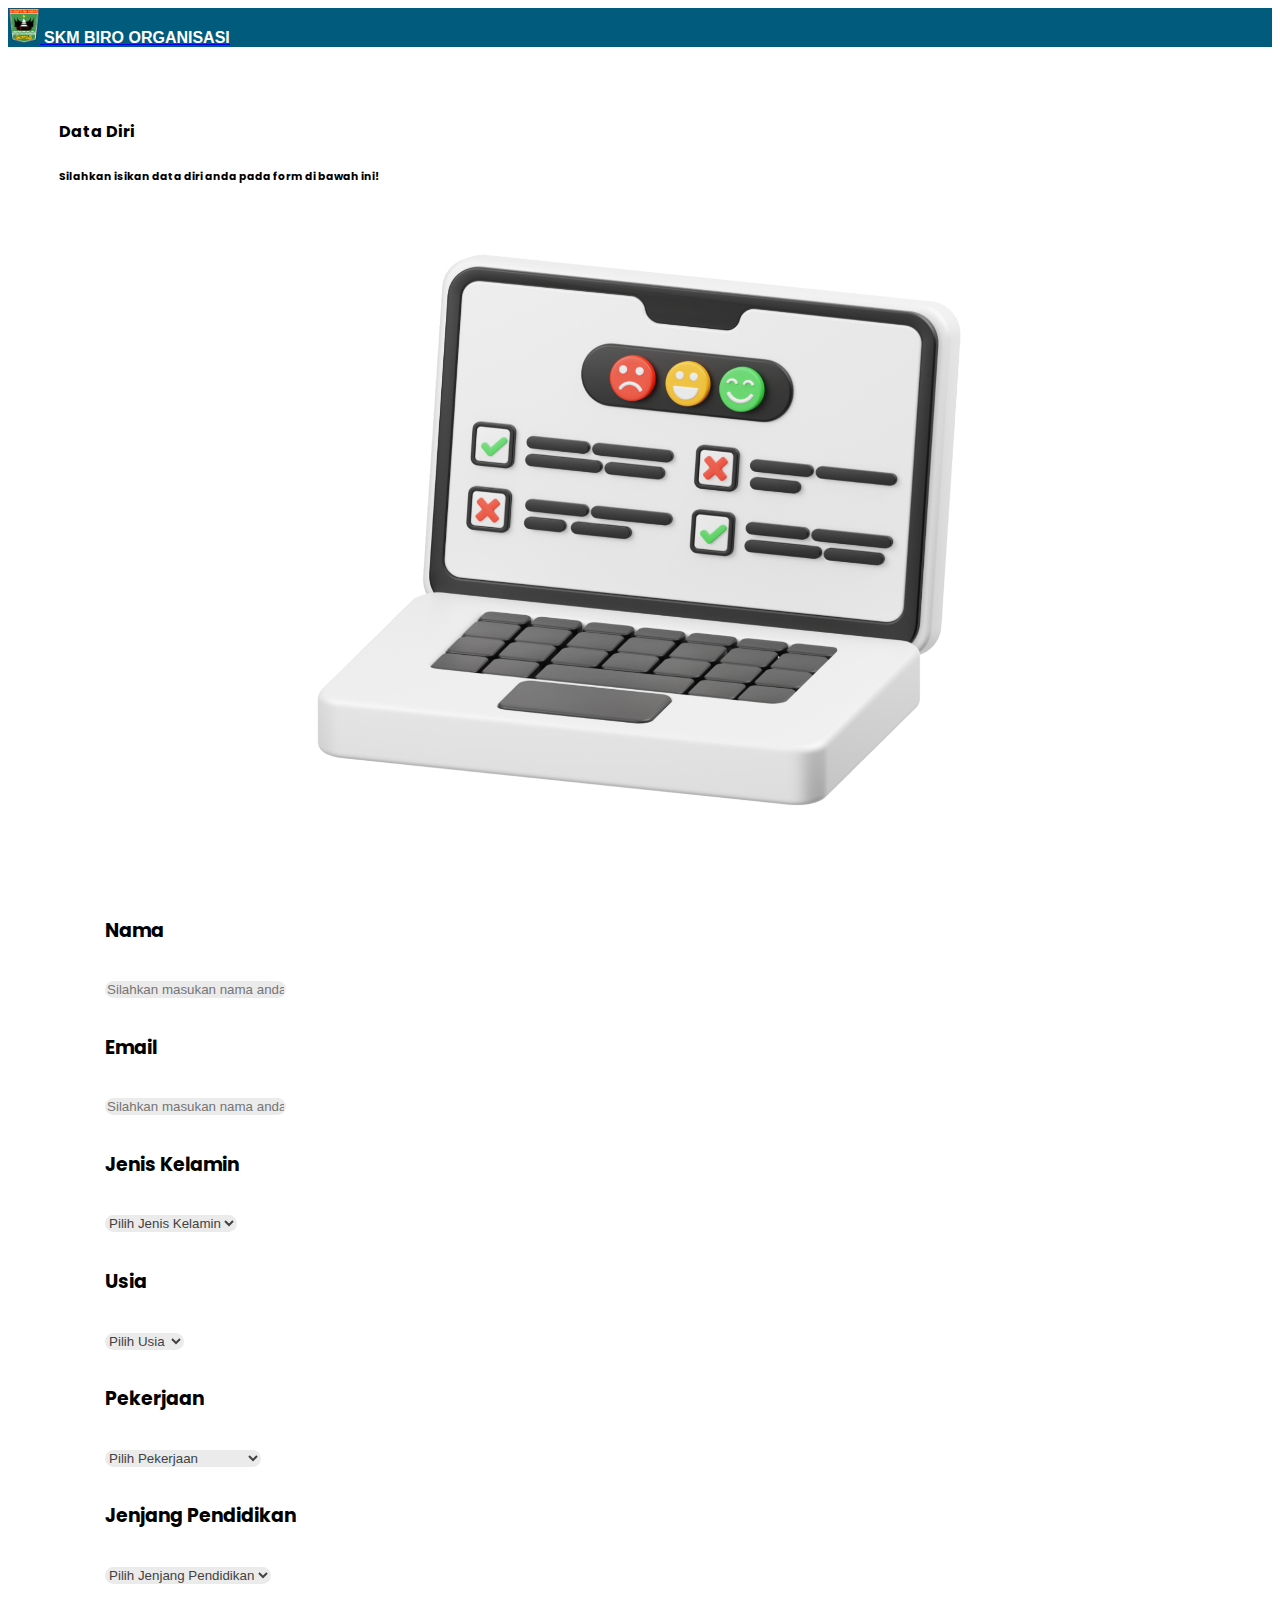
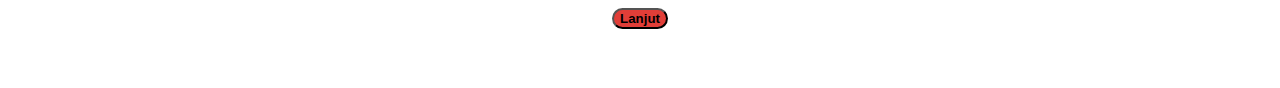
<file: views/responden/biodata.html>
<!doctype html>
<html lang="en">

<head>
    <meta charset="utf-8">
    <meta name="viewport" content="width=device-width, initial-scale=1">
    <title>Data Diri</title>

    <link href="https://cdn.jsdelivr.net/npm/bootstrap@5.0.2/dist/css/bootstrap.min.css" rel="stylesheet"
        integrity="sha384-EVSTQN3/azprG1Anm3QDgpJLIm9Nao0Yz1ztcQTwFspd3yD65VohhpuuCOmLASjC" crossorigin="anonymous">
    <link rel="stylesheet" href="../../assets/css/responden/datadiri.css">
</head>

<body>
    <nav class="navbar navbar-light">
        <div class="container-fluid">
            <a class="navbar-brand ms-3" href="../admin/login.html">
                <img src="../../assets/img/pemprovsumbar.png" alt="" width="32" class="d-inline-block align-text-top">
                <span>
                    SKM BIRO ORGANISASI
                </span>
            </a>
        </div>
    </nav>

    <main>
        <div class="main">
            <h4>Data Diri</h4>
            <h6>Silahkan isikan data diri anda pada form di bawah ini!</h6>
        </div>
        <div class="sub-main">
            <div class="d-flex position-relative">
                <div class="col-md-6 left">
                    <img src="../../assets/img/data diri.png" width="56%" class="flex-shrink-0 me-3 " alt="biodata">
                </div>
                <div class="col-md-6 right">
                    <form>
                        <div class="mb-4">
                            <h5 style="font-size: 2.1vh">Nama</h5>
                            <input id="nama" type="text" class="form-control form-control-lg fs-6 rounded-4"
                                placeholder="Silahkan masukan nama anda disini">
                        </div>
                        <div class="mb-4">
                            <h5 style="font-size: 2.1vh">Email</h5>
                            <input id="email" type="email" class="form-control" aria-describedby="emailHelp"
                                placeholder="Silahkan masukan nama anda disini">
                        </div>
                        <div class="row g-3">
                            <div class="col">
                                <div class="mb-4">
                                    <h5 style="font-size: 2.1vh">Jenis Kelamin</h5>
                                    <select id="jenis_kelamin" class="form-select form-control "
                                        aria-label="Default select example">
                                        <option selected style="color: #424242;">Pilih Jenis Kelamin</option>
                                        <option value="Perempuan">Perempuan</option>
                                        <option value="Laki - laki">Laki - laki</option>
                                    </select>
                                </div>
                            </div>
                            <div class="col">
                                <div class="mb-4">
                                    <h5 style="font-size: 2.1vh">Usia</h5>
                                    <select id="jenis_kelamin" class="form-select form-control " aria-label="Default select example">
                                        <option selected style="color: #424242;">Pilih Usia</option>
                                        <option value="15 s.d. 25">15 s.d. 25</option>
                                        <option value="26 s.d. 35">26 s.d. 35</option>
                                        <option value="36 s.d. 50">36 s.d. 50</option>
                                        <option value="26 s.d. 35">26 s.d. 35</option>
                                    </select>
                                </div>
                            </div>
                        </div>
                        <div class="row g-3">
                            <div class="col">
                                <div class="mb-4">
                                    <h5 style="font-size: 2.1vh">Pekerjaan</h5>
                                    <select id="jenis_kelamin" class="form-select form-control "
                                        aria-label="Default select example">
                                        <option selected style="color: #424242;">Pilih Pekerjaan</option>
                                        <option value="PNS/POLRI/TNI/PPPK">PNS/POLRI/TNI/PPPK</option>
                                        <option value="Wiraswasta">Wiraswasta</option>
                                        <option value="Swasta">Swasta</option>
                                        <option value="Pelajar/Mahasiswa">Pelajar/Mahasiswa</option>
                                        <option value="Lainnya">Lainnya</option>
                                    </select>
                                </div>
                            </div>
                            <div class="col">
                                <div class="mb-4">
                                    <h5 style="font-size: 2.1vh">Jenjang Pendidikan</h5>
                                    <select id="jenis_kelamin" class="form-select form-control " aria-label="Default select example">
                                        <option selected style="color: #424242;">Pilih Jenjang Pendidikan</option>
                                        <option value="SD/SLTP">SD/SLTP</option>
                                        <option value="SLTA">SLTA</option>
                                        <option value="D1/D2/D3">D1/D2/D3</option>
                                        <option value="D4/S1">D4/S1</option>
                                        <option value="S2 Keatas">S2 Keatas</option>
                                    </select>
                                </div>
                            </div>
                        </div>
                        <div class="mb-3 btn">
                            <button type="button" class="btn btn-danger">Lanjut</button>
                        </div>
                    </form>
                </div>
            </div>
        </div>
    </main>


    <script src="https://cdn.jsdelivr.net/npm/bootstrap@5.0.2/dist/js/bootstrap.bundle.min.js"
        integrity="sha384-MrcW6ZMFYlzcLA8Nl+NtUVF0sA7MsXsP1UyJoMp4YLEuNSfAP+JcXn/tWtIaxVXM" crossorigin="anonymous">
    </script>
    <script src="https://cdn.jsdelivr.net/npm/@popperjs/core@2.9.2/dist/umd/popper.min.js"
        integrity="sha384-IQsoLXl5PILFhosVNubq5LC7Qb9DXgDA9i+tQ8Zj3iwWAwPtgFTxbJ8NT4GN1R8p" crossorigin="anonymous">
    </script>
    <script src="https://cdn.jsdelivr.net/npm/bootstrap@5.0.2/dist/js/bootstrap.min.js"
        integrity="sha384-cVKIPhGWiC2Al4u+LWgxfKTRIcfu0JTxR+EQDz/bgldoEyl4H0zUF0QKbrJ0EcQF" crossorigin="anonymous">
    </script>

</body>

</html>
</file>
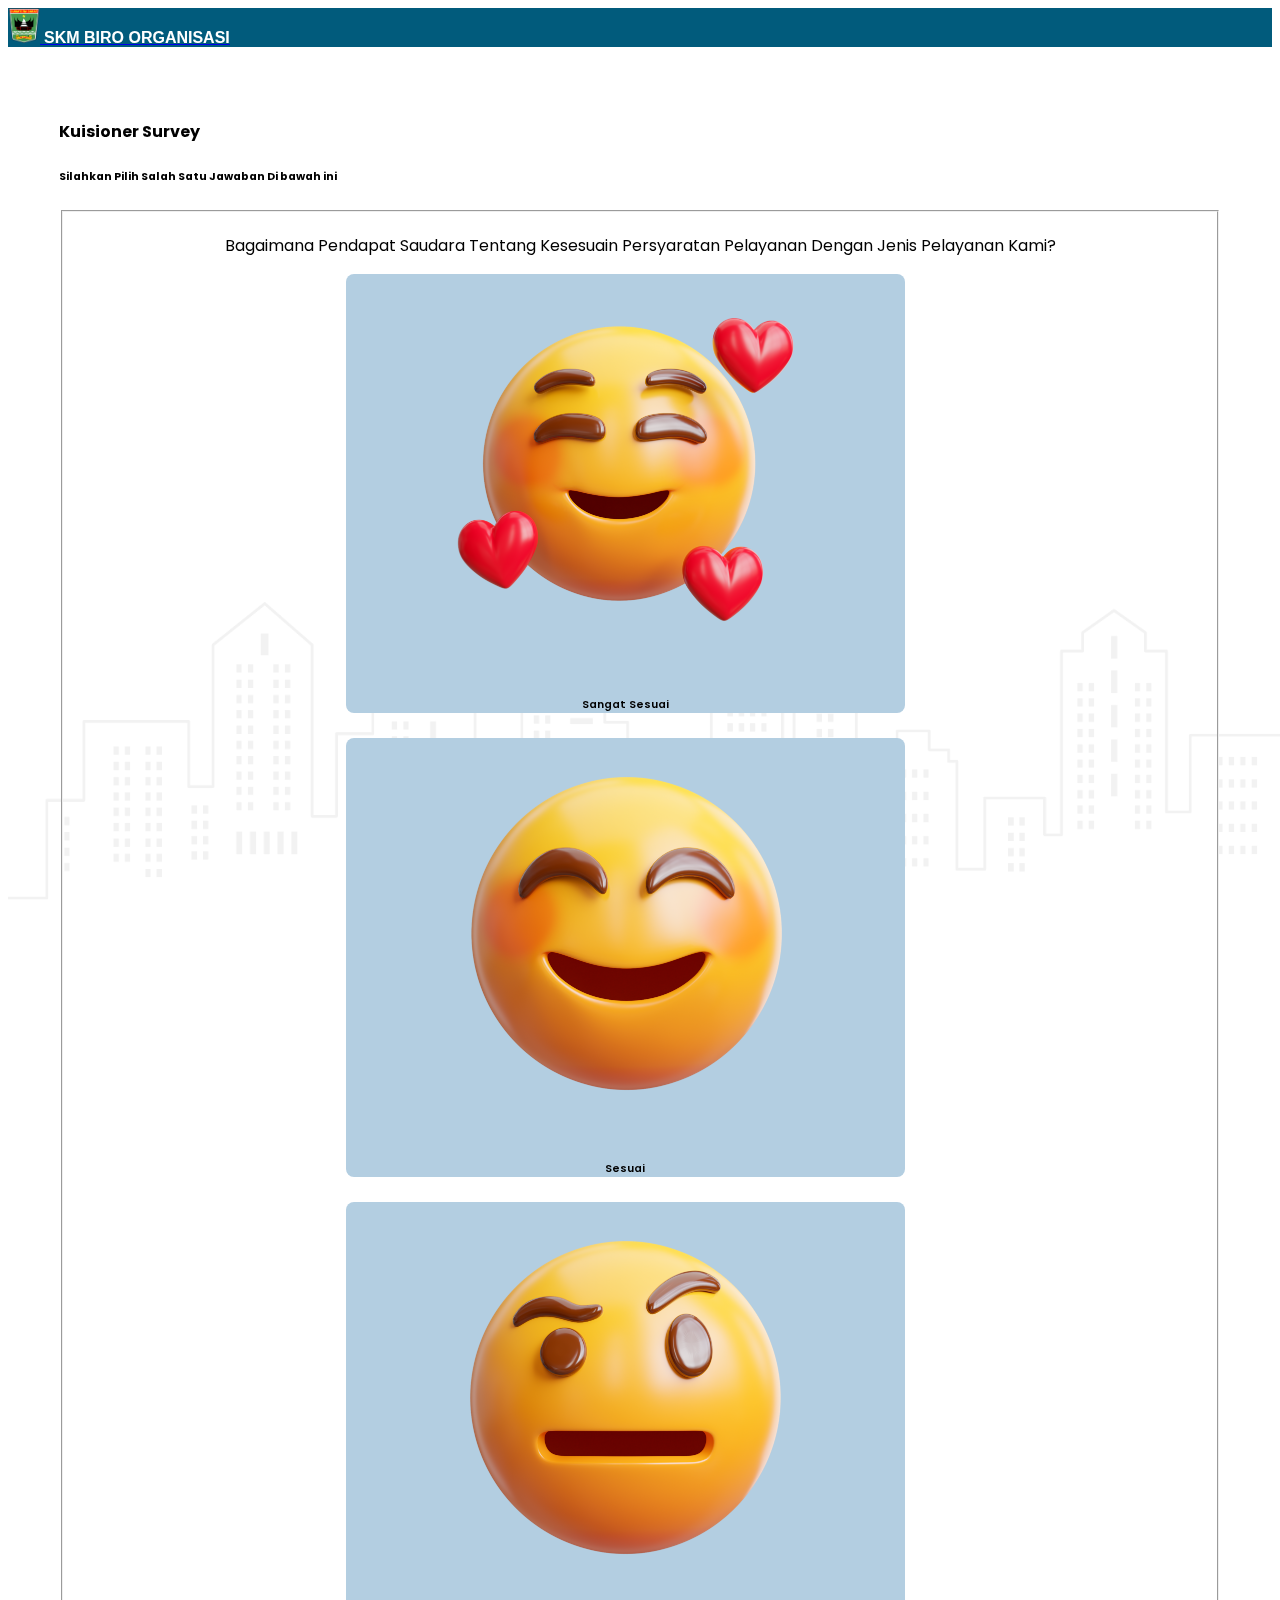
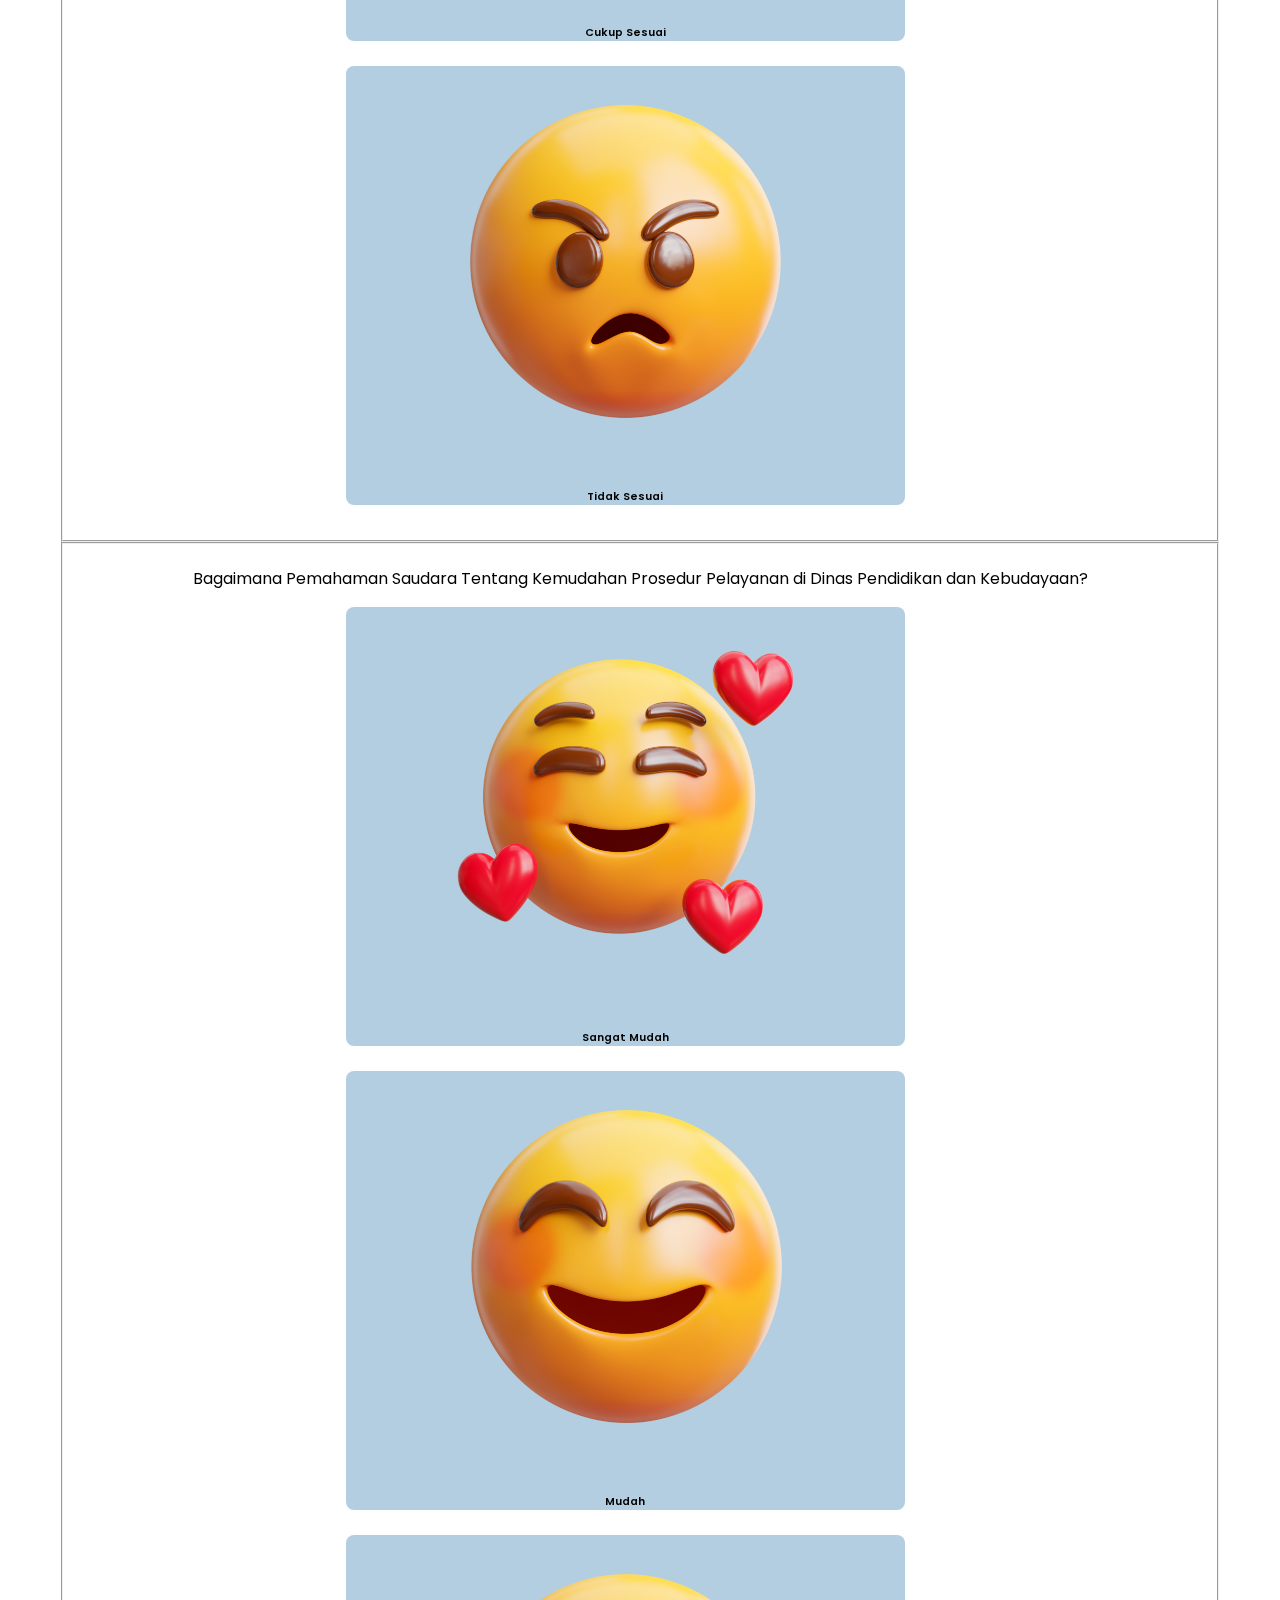
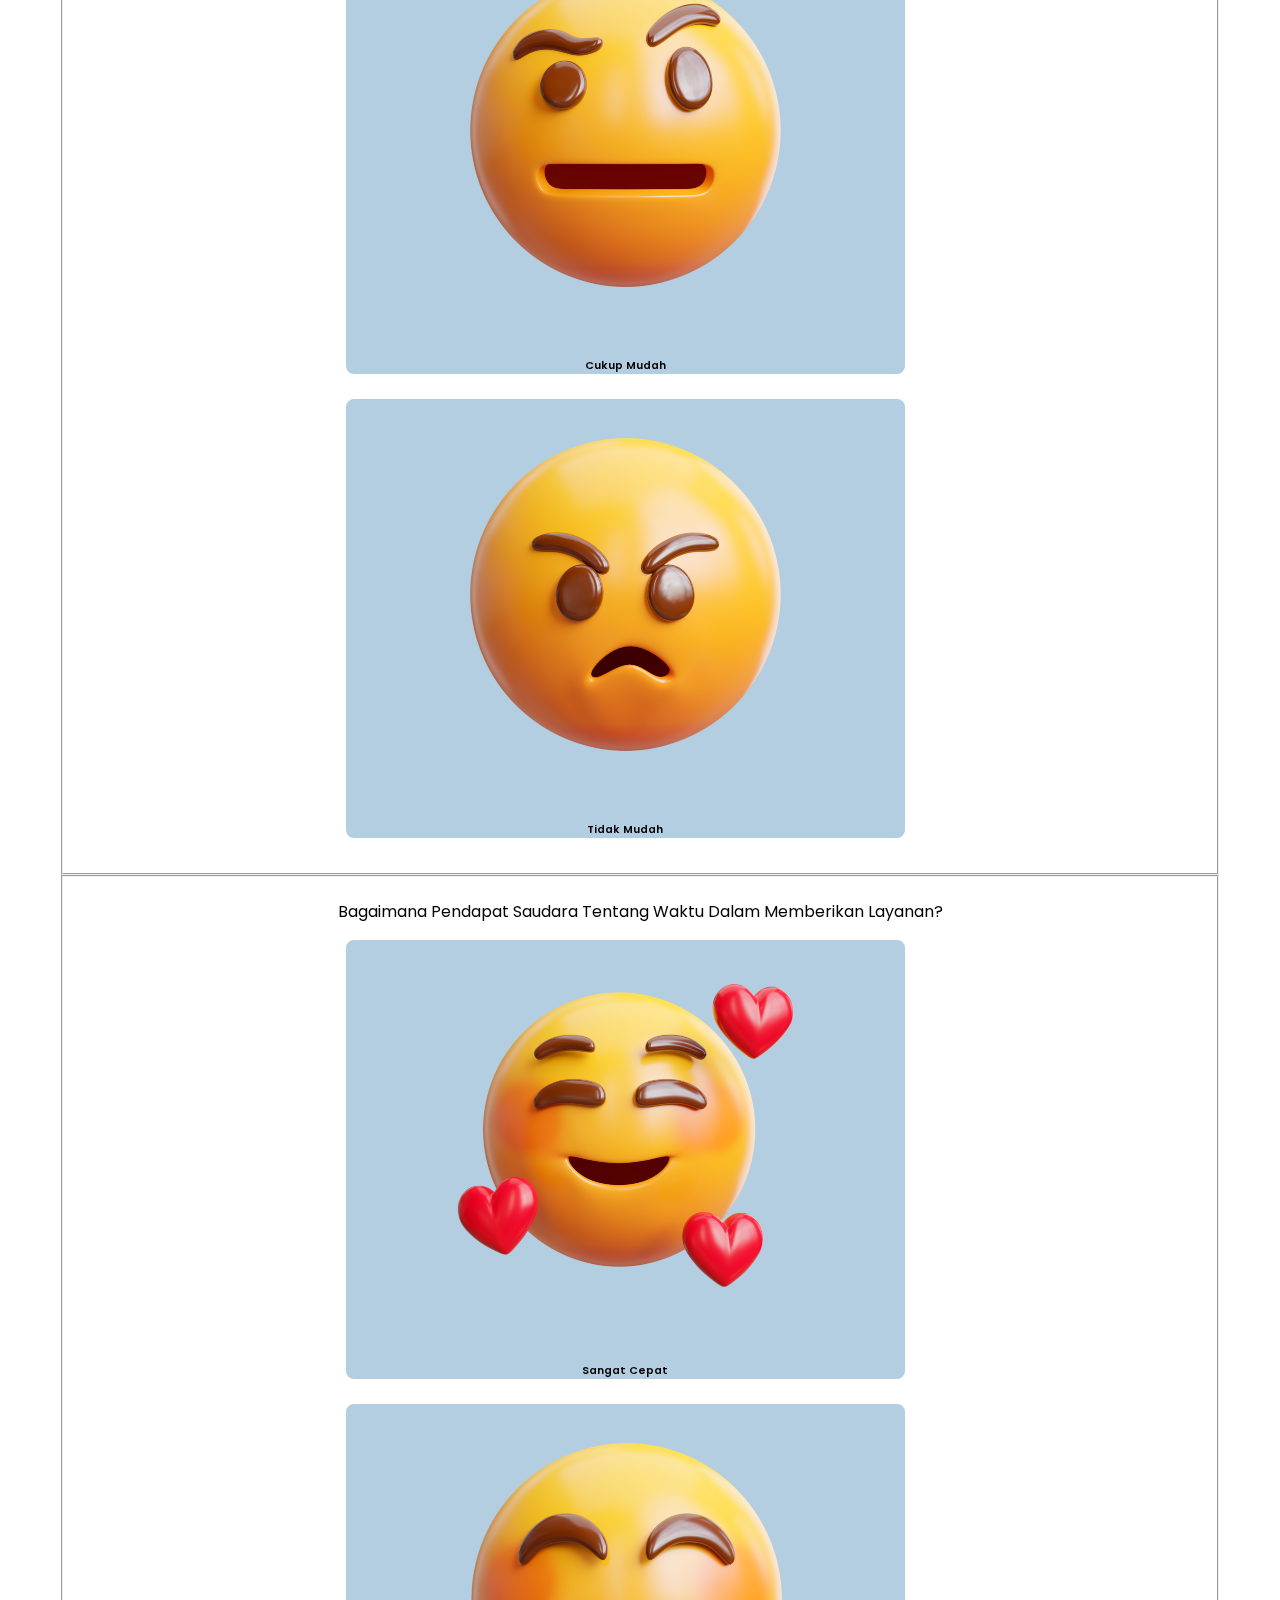
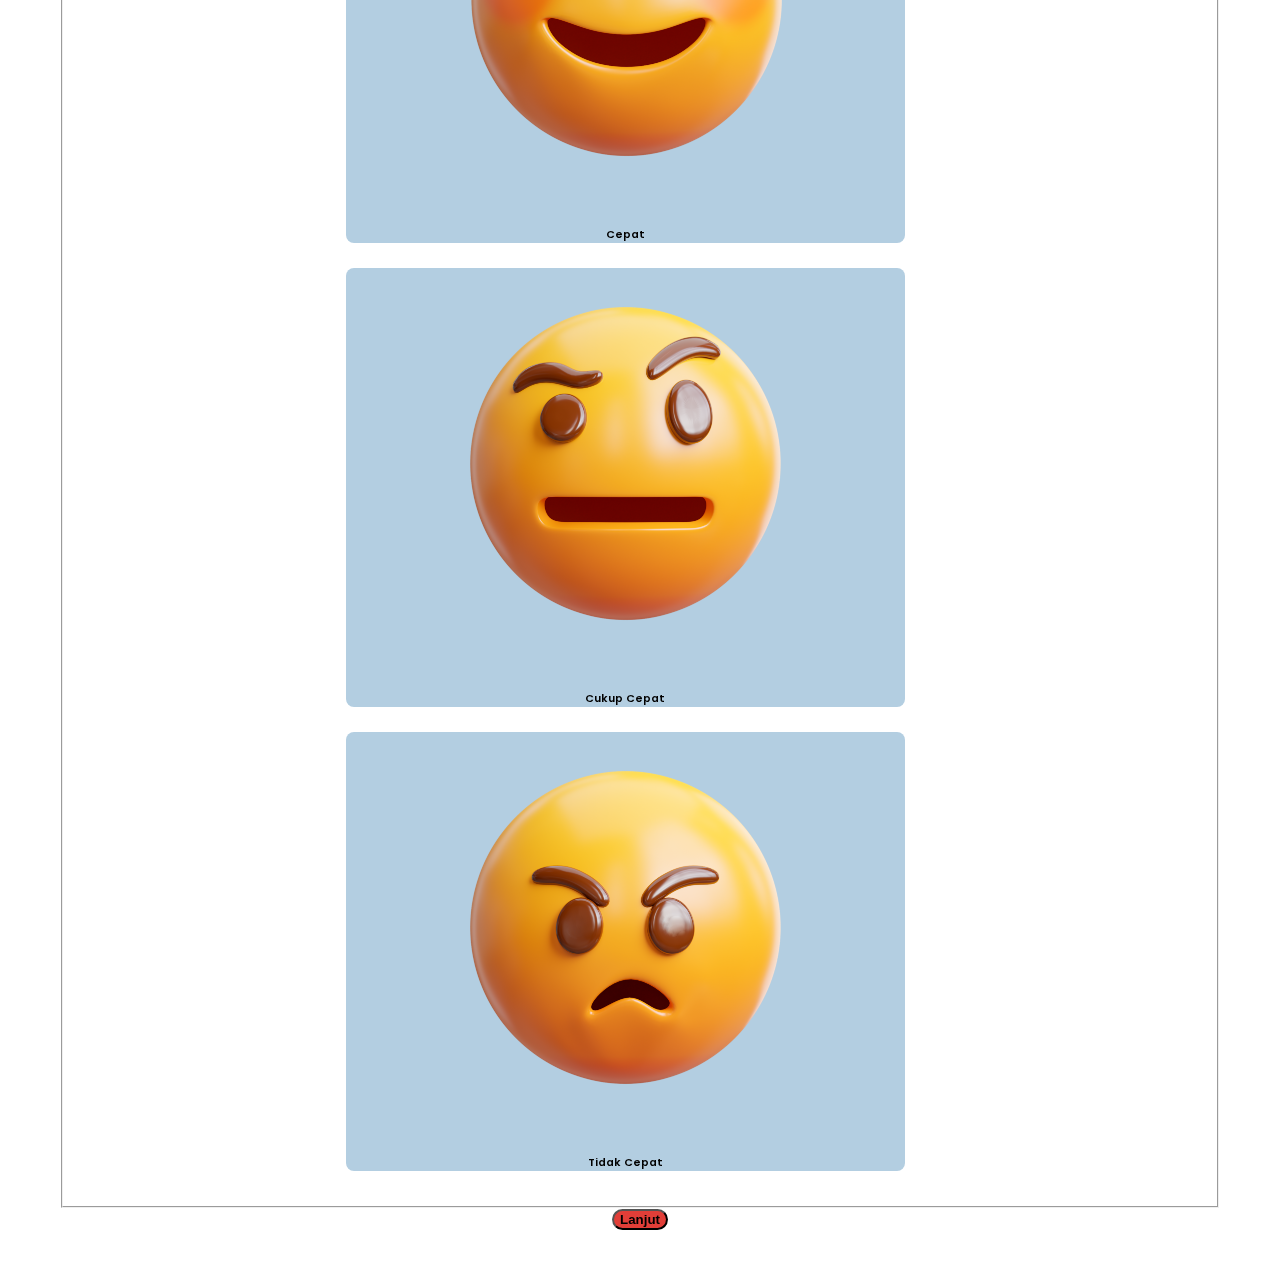
<file: views/responden/kuisioner.html>
<!doctype html>
<html lang="en">

<head>
    <meta charset="utf-8">
    <meta name="viewport" content="width=device-width, initial-scale=1">
    <title>Kuisioner Survey</title>

    <link href="https://cdn.jsdelivr.net/npm/bootstrap@5.0.2/dist/css/bootstrap.min.css" rel="stylesheet"
        integrity="sha384-EVSTQN3/azprG1Anm3QDgpJLIm9Nao0Yz1ztcQTwFspd3yD65VohhpuuCOmLASjC" crossorigin="anonymous">
    <link rel="stylesheet" href="../../assets/css/responden/kuisioner.css">
</head>

<body>
    <nav class="navbar navbar-light">
        <div class="container-fluid">
            <a class="navbar-brand ms-3" href="../admin/login.html">
                <img src="../../assets/img/pemprovsumbar.png" alt="" width="32" class="d-inline-block align-text-top">
                <span>
                    SKM BIRO ORGANISASI
                </span>
            </a>
        </div>
    </nav>

    <main>
        <div class="main">
            <h4>Kuisioner Survey</h4>
            <h6 class="mb-5">Silahkan Pilih Salah Satu Jawaban Di bawah ini</h6>
        </div>
        <div class="sub-main">
            <form action="">
                <fieldset>
                    <div class="mt-5">
                        <p class="fw-bold">Bagaimana Pendapat Saudara Tentang Kesesuain Persyaratan Pelayanan Dengan Jenis Pelayanan Kami?</p>
                        <div class="row row-cols-1 row-cols-md-4 g-4 mb-3">
                            <input type="radio" name="pertanyaan1" id="very-good1" class="input-hidden" />
                            <label for="very-good1">
                                <div class="card-body">
                                    <img src="../../assets/img/4.png" alt="Sangat sesuai" style="width: 70%;">
                                    <h6 class="card-title" style="font-weight: 600;">Sangat Sesuai</h6>
                                </div>
                            </label>
                            <input type="radio" name="pertanyaan1" id="good1" class="input-hidden" />
                            <label for="good1">
                                <div class="card-body">
                                    <img src="../../assets/img/3.png" alt="Sangat sesuai" style="width: 70%;">
                                    <h6 class="card-title" style="font-weight: 600;">Sesuai</h6>
                                </div>
                            </label>
                            <input type="radio" name="pertanyaan1" id="enough1" class="input-hidden" />
                            <label for="enough1">
                                <div class="card-body">
                                    <img src="../../assets/img/2.png" alt="Sangat sesuai" style="width: 70%;">
                                    <h6 class="card-title" style="font-weight: 600;">Cukup Sesuai</h6>
                                </div>
                            </label>
                            <input type="radio" name="pertanyaan1" id="bad1" class="input-hidden" />
                            <label for="bad1">
                                <div class="card-body">
                                    <img src="../../assets/img/1.png" alt="Sangat sesuai" style="width: 70%;">
                                    <h6 class="card-title" style="font-weight: 600;">Tidak Sesuai</h6>
                                </div>
                            </label>
                        </div>
                    </div>
                </fieldset>

                <fieldset>
                    <div class="mt-5">
                        <p class="fw-bold">Bagaimana Pemahaman Saudara Tentang Kemudahan Prosedur Pelayanan di Dinas Pendidikan dan Kebudayaan?</p>
                        <div class="row row-cols-1 row-cols-md-4 g-4 mb-3">
                            <input type="radio" name="pertanyaan2" id="very-good2" class="input-hidden" />
                            <label for="very-good2">
                                <div class="card-body">
                                    <img src="../../assets/img/4.png" alt="Sangat mudah" style="width: 70%;">
                                    <h6 class="card-title" style="font-weight: 600;">Sangat Mudah</h6>
                                </div>
                            </label>
                            <input type="radio" name="pertanyaan2" id="good2" class="input-hidden" />
                            <label for="good2">
                                <div class="card-body">
                                    <img src="../../assets/img/3.png" alt="Sangat mudah" style="width: 70%;">
                                    <h6 class="card-title" style="font-weight: 600;">Mudah</h6>
                                </div>
                            </label>
                            <input type="radio" name="pertanyaan2" id="enough2" class="input-hidden" />
                            <label for="enough2">
                                <div class="card-body">
                                    <img src="../../assets/img/2.png" alt="Sangat mudah" style="width: 70%;">
                                    <h6 class="card-title" style="font-weight: 600;">Cukup Mudah</h6>
                                </div>
                            </label>
                            <input type="radio" name="pertanyaan2" id="bad2" class="input-hidden" />
                            <label for="bad2">
                                <div class="card-body">
                                    <img src="../../assets/img/1.png" alt="Sangat mudah" style="width: 70%;">
                                    <h6 class="card-title" style="font-weight: 600;">Tidak Mudah</h6>
                                </div>
                            </label>
                        </div>
                    </div>
                </fieldset>

                <fieldset>
                    <div class="mt-5">
                        <p class="fw-bold">Bagaimana Pendapat Saudara Tentang Waktu Dalam Memberikan Layanan?</p>
                        <div class="row row-cols-1 row-cols-md-4 g-4 mb-3">
                            <input type="radio" name="pertanyaan3" id="very-good3" class="input-hidden" />
                            <label for="very-good3">
                                <div class="card-body">
                                    <img src="../../assets/img/4.png" alt="Sangat cepat" style="width: 70%;">
                                    <h6 class="card-title" style="font-weight: 600;">Sangat Cepat</h6>
                                </div>
                            </label>
                            <input type="radio" name="pertanyaan3" id="good3" class="input-hidden" />
                            <label for="good3">
                                <div class="card-body">
                                    <img src="../../assets/img/3.png" alt="Sangat cepat" style="width: 70%;">
                                    <h6 class="card-title" style="font-weight: 600;">Cepat</h6>
                                </div>
                            </label>
                            <input type="radio" name="pertanyaan3" id="enough3" class="input-hidden" />
                            <label for="enough3">
                                <div class="card-body">
                                    <img src="../../assets/img/2.png" alt="Sangat cepat" style="width: 70%;">
                                    <h6 class="card-title" style="font-weight: 600;">Cukup Cepat</h6>
                                </div>
                            </label>
                            <input type="radio" name="pertanyaan3" id="bad3" class="input-hidden" />
                            <label for="bad3">
                                <div class="card-body">
                                    <img src="../../assets/img/1.png" alt="Sangat cepat" style="width: 70%;">
                                    <h6 class="card-title" style="font-weight: 600;">Tidak Cepat</h6>
                                </div>
                            </label>
                        </div>
                    </div>
                </fieldset>

                <div class="mb-3 btn">
                    <a href="aspirasiSaran.html" style="text-decoration: none;">
                        <button type="button" class="btn btn-danger">Lanjut</button>
                    </a>
                </div>
            </form>
        </div>
    </main>
    
    <img src="../../assets/img/Landing Page.png" alt="Landing Page" class="background" style="z-index: -1;">  

    <script src="https://cdn.jsdelivr.net/npm/bootstrap@5.0.2/dist/js/bootstrap.bundle.min.js"
        integrity="sha384-MrcW6ZMFYlzcLA8Nl+NtUVF0sA7MsXsP1UyJoMp4YLEuNSfAP+JcXn/tWtIaxVXM" crossorigin="anonymous">
    </script>
    <script src="https://cdn.jsdelivr.net/npm/@popperjs/core@2.9.2/dist/umd/popper.min.js"
        integrity="sha384-IQsoLXl5PILFhosVNubq5LC7Qb9DXgDA9i+tQ8Zj3iwWAwPtgFTxbJ8NT4GN1R8p" crossorigin="anonymous">
    </script>
    <script src="https://cdn.jsdelivr.net/npm/bootstrap@5.0.2/dist/js/bootstrap.min.js"
        integrity="sha384-cVKIPhGWiC2Al4u+LWgxfKTRIcfu0JTxR+EQDz/bgldoEyl4H0zUF0QKbrJ0EcQF" crossorigin="anonymous">
    </script>

</body>

</html>
</file>
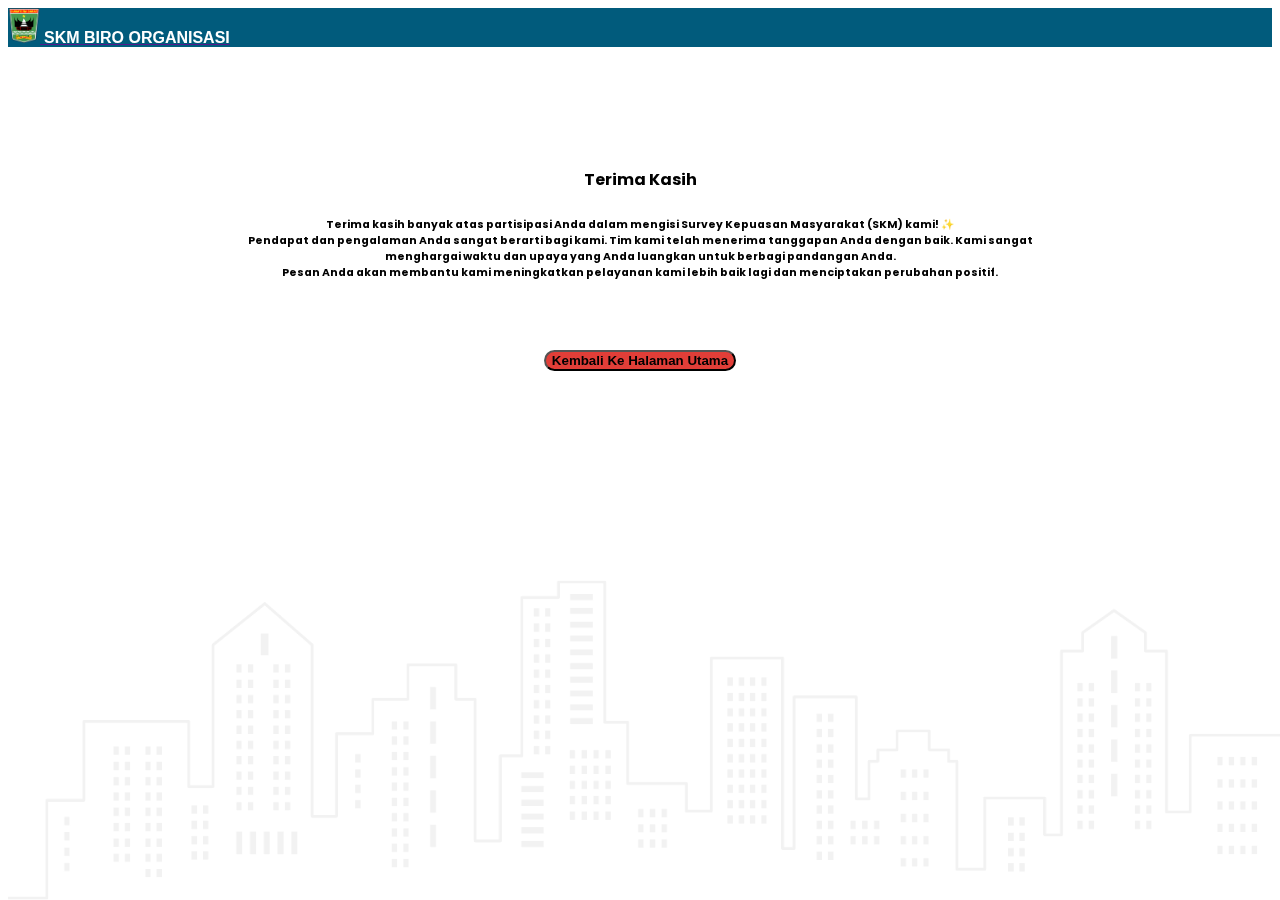
<file: views/responden/thankyou.html>
<!doctype html>
<html lang="en">

<head>
    <meta charset="utf-8">
    <meta name="viewport" content="width=device-width, initial-scale=1">
    <title>Thankyou</title>

    <link href="https://cdn.jsdelivr.net/npm/bootstrap@5.0.2/dist/css/bootstrap.min.css" rel="stylesheet"
        integrity="sha384-EVSTQN3/azprG1Anm3QDgpJLIm9Nao0Yz1ztcQTwFspd3yD65VohhpuuCOmLASjC" crossorigin="anonymous">
    <link rel="stylesheet" href="../../assets/css/responden/aspirasiSaran.css">
</head>

<body>
    <nav class="navbar navbar-light">
        <div class="container-fluid">
            <a class="navbar-brand ms-3" href="">
                <img src="../../assets/img/pemprovsumbar.png" alt="" width="32" class="d-inline-block align-text-top">
                <span>
                    SKM BIRO ORGANISASI
                </span>
            </a>
        </div>
    </nav>

    <main>
        <div class="sub-main-thankyou">
            <h4 class="mb-4">Terima Kasih</h4>
            <h6 class="mb-5">Terima kasih banyak atas partisipasi Anda dalam mengisi Survey Kepuasan Masyarakat (SKM)
                kami! ✨ <br> Pendapat dan pengalaman Anda sangat berarti bagi kami. Tim kami telah menerima tanggapan
                Anda dengan baik. Kami sangat menghargai waktu dan upaya yang Anda luangkan untuk berbagi pandangan
                Anda.
                <br>Pesan Anda akan membantu kami meningkatkan pelayanan kami lebih baik lagi dan menciptakan perubahan
                positif. </h6>
            <div class="mt-5 btn">
                <a href="../index.html" style="text-decoration: none; margin-top: 40px;">
                    <button type="button" class="btn btn-danger">Kembali Ke Halaman Utama</button>
                </a>
            </div>
        </div>
    </main>

    <img src="../../assets/img/Landing Page.png" alt="Landing Page" class="background" style="z-index: -1;">

    <script src="https://cdn.jsdelivr.net/npm/bootstrap@5.0.2/dist/js/bootstrap.bundle.min.js"
        integrity="sha384-MrcW6ZMFYlzcLA8Nl+NtUVF0sA7MsXsP1UyJoMp4YLEuNSfAP+JcXn/tWtIaxVXM" crossorigin="anonymous">
    </script>
    <script src="https://cdn.jsdelivr.net/npm/@popperjs/core@2.9.2/dist/umd/popper.min.js"
        integrity="sha384-IQsoLXl5PILFhosVNubq5LC7Qb9DXgDA9i+tQ8Zj3iwWAwPtgFTxbJ8NT4GN1R8p" crossorigin="anonymous">
    </script>
    <script src="https://cdn.jsdelivr.net/npm/bootstrap@5.0.2/dist/js/bootstrap.min.js"
        integrity="sha384-cVKIPhGWiC2Al4u+LWgxfKTRIcfu0JTxR+EQDz/bgldoEyl4H0zUF0QKbrJ0EcQF" crossorigin="anonymous">
    </script>

</body>

</html>
</file>
<file: assets/css/responden/index.css>
@import url('https://fonts.cdnfonts.com/css/open-sans-condensed-2');
@import url('https://fonts.googleapis.com/css2?family=Open+Sans:wght@300;400;500;600;700;800&family=Poppins:wght@100;200;300;400;500;600;700;800;900&family=Purple+Purse&display=swap');
 
.navbar{
    background-color: #015B7C;
}

span{
    font-family: 'Open Sans Condensed', sans-serif;
    font-weight: bold;  
    font-size: 16px;
    color: white;
}

main{
    display: flex;
    flex-direction: column;
    justify-content: center;
    align-items: center;
    height: 80vh;
    font-family: 'Poppins';
    text-shadow: 0 6px 8px rgba(87, 87, 87, 0.364);
}

.main{
    text-align: center;
    justify-content: center;
    align-items: center;
}

h3{
    font-weight: 600;
    margin-top: 2%;
    margin-bottom: 2%;
}

h6{
    margin-top: 2%;
    margin-bottom: 2%;
    font-weight: 500;
}

.btn{
    margin-right: 8%;
    display: flex;
    margin-left: auto;
}

.btn-warning{
    display: flex;
    justify-content: center;
    align-items: center;
    text-align: center;
    border-radius: 8px;
}

.background{
    bottom: 0; 
    width: 100%; 
    display:block; 
    position: fixed; 
    opacity: 24%;
}
</file>
<file: assets/css/admin/login.css>
@import url('https://fonts.googleapis.com/css?family=Open Sans Condensed:300');
@import url('https://fonts.googleapis.com/css2?family=Open+Sans:wght@300;400;500;600;700;800&family=Poppins:wght@100;200;300;400;500;600;700;800;900&family=Purple+Purse&display=swap');


body {
  margin: 0;
  padding: 0;
  font-family: 'Poppins';
  background: #015B7C;
}

.img{
    bottom: 0;
    display: block;
    position: fixed;
    width: 65%;
    margin-bottom: 1%;
}

.title{
    font-family: 'Purple Purse', serif;
    display: flex;
    z-index: 1;
    justify-content: center;
    color: white;
    margin-top: 12%;
    font-size: 48px;
}

.form-login{
    font-family: 'Poppins';
    color: white;
    padding: 12% 0 12% 8%;
    display: flex;
    flex-direction: column;
    justify-content: center;
}

.forgot{
    text-decoration: none;
    color: #0063FF;
    font-weight: 300;
}

.form-control{
    background-color: #EBEBEB;
    border-radius: 12px;
    height: 6vh;
}

.field-icon {
    float: right;
    margin-left: -25px;
    margin-top: -25px;
    position: relative;
    z-index: 2;
  }
  

.btn-danger{
    border-radius: 30px;
    background-color: #FA5F00;
    color: white;
    font-weight: 600;
}

.page-forgot{
    color: white;
    display: flex;
    justify-content: center;
    align-items: center;
    padding: 2%;
}
</file>
<file: assets/css/admin/hasilSurvey.css>
@import url('https://fonts.googleapis.com/css?family=Open Sans Condensed:300');
@import url('https://fonts.googleapis.com/css2?family=Open+Sans:wght@300;400;500;600;700;800&family=Poppins:wght@100;200;300;400;500;600;700;800;900&family=Purple+Purse&display=swap');

body {
  margin: 0;
  padding: 0;
  font-family: 'Poppins';
  background: #F9FAFC;
}

.grid-container {
  display: grid;
  grid-template-columns: 260px 1fr 1fr 1fr;
  grid-template-rows: 0.2fr 3fr;
  grid-template-areas:
    'sidebar header header header'
    'sidebar main main main';
  height: 100vh;
}

.header {
  grid-area: header;
  height: 70px;
  display: flex;
  align-items: center;
  justify-content: space-between;
  padding: 0 30px 0 30px;
  align-items: center;
}

.menu-icon {
  display: none;
}

.dropdown-menu{
  background: linear-gradient(180deg, #ADBABD 1.5%, #FFFFFF 92.13%);
}

/* ---------- SIDEBAR ---------- */

#sidebar {
  grid-area: sidebar;
  height: 100%;
  background-color: #015B7C;
  overflow-y: auto;
  transition: all 0.5s;
  -webkit-transition: all 0.5s;
}

.sidebar-title {
  display: flex;
  font-family: 'Open Sans Condensed', sans-serif;
  justify-content: space-between;
  align-items: center;
  padding: 30px 20px 10px 30px;
  margin: 0 0 16px 10px;
}

.h6-title{
  color: white; 
  font-size: 24px; 
  letter-spacing: 2px; 
}

.sidebar-title>span {
  font-family: 'Open Sans Condensed', sans-serif;
  font-weight: 300;
  font-size: 16px;
  display: none;
}

hr{
  color: white
}

.sidebar-list-item {
  font-size: 14px;
  font-weight: 600;
  letter-spacing: 0.8px;
  margin: 4px 16px 4px 16px;
  justify-content: center;
  align-items: center;
  padding-bottom: 4%;
  padding-left: 4px;
}

.nav-link.dashboard {
  background-color: rgba(243, 243, 243, 0.41);
  color: white;
  font-size: 14px;
  font-weight: 600;
  border-radius: 15px;
  margin: 4px 16px 4px 16px;
}

.sidebar-list-item:hover {
  background-color: rgba(255, 255, 255, 0.2);
  cursor: pointer;
  justify-content: center;
  align-items: center;
  padding-top: 4%;
}

.sidebar-responsive {
  display: inline !important;
  position: absolute;
}

/* ---------- MAIN ---------- */

.main-container {
  grid-area: main;
  overflow-y: auto;
  padding: 20px 80px 20px 80px;
}

.sub-main{
    margin-top: 88px;
    justify-content: center;
}

h3{
    font-weight: 700;
}

.date{
    border-radius: 10px;
    color: #5f6062;
    background-color: #EBEBEB;
    border: none;
    width: 200px;
    padding: 4%;
}

.btn-danger{
    margin-top: 26px;
    border: none;
    border-radius: 20px;
    height: 36px;
    width: 80px;
    background-color: #FA5F00;
    font-weight: 600;
    font-size: 14px;
}

.table {
    border-collapse: collapse;
    box-shadow: 0 4px 8px rgba(0, 0, 0, 0.1);
    border-radius: 20px;
    text-align: center;
    width: auto;
}

textarea{
    border-radius: 10px;
    width: 100%;
    background-color: #EBEBEB;
}
/* ---------- MEDIA QUERIES ---------- */

/* Medium <= 992px */
@media screen and (max-width: 992px) {
  .grid-container {
    grid-template-columns: 1fr;
    grid-template-rows: 0.2fr 3fr;
    grid-template-areas:
      'header'
      'main';
  }


  #sidebar {
    display: none;
  }

  .sidebar-title {
    display: flex;
    justify-content: space-between;
    align-items: center;
    padding: 30px 20px 20px 20px;
    margin-bottom: 30px;
  }

  .sidebar-title>span {
    display: none;
  }

  .menu-icon {
    display: inline;
  }

  .sidebar-title>span {
    display: inline;
  }

  .div-main-container {
    height: auto;
  }
}

/* Small <= 768px */
@media screen and (max-width: 768px) {
  .main-cards {
    grid-template-columns: 1fr;
    gap: 10px;
    margin-bottom: 0;
  }

  .products {
    grid-template-columns: 1fr;
    margin-top: 30px;
  }

  .div-main-container {
    height: auto;
  }

  .main-container {
    padding: 1%;
  }
}

/* Extra Small <= 576px */
@media screen and (max-width: 576px) {
  .header-left {
    display: none;
  }
}

@media (max-width: 767px) {
  .grid-container {
    grid-template-columns: 1fr;
  }

  .header {
    padding: 0 15px;
  }

  #sidebar {
    display: none;
  }

  .main-container {
    padding: 1%;
  }

  .card {
    margin: 0;
    width: 100%;
  }

  .div-main-container {
    height: auto;
  }
}
</file>
<file: assets/css/admin/profile.css>
@import url('https://fonts.googleapis.com/css?family=Open Sans Condensed:300');
@import url('https://fonts.googleapis.com/css2?family=Open+Sans:wght@300;400;500;600;700;800&family=Poppins:wght@100;200;300;400;500;600;700;800;900&family=Purple+Purse&display=swap');

body {
  margin: 0;
  padding: 0;
  font-family: 'Poppins';
  background: #F9FAFC;
}

.grid-container {
  display: grid;
  grid-template-columns: 260px 1fr 1fr 1fr;
  grid-template-rows: 0.2fr 3fr;
  grid-template-areas:
    'sidebar header header header'
    'sidebar main main main';
  height: 100vh;
}

.header {
  grid-area: header;
  height: 70px;
  display: flex;
  align-items: center;
  justify-content: space-between;
  padding: 0 30px 0 30px;
  align-items: center;
}

.menu-icon {
  display: none;
}

.dropdown-menu{
  background: linear-gradient(180deg, #ADBABD 1.5%, #FFFFFF 92.13%);
}

/* ---------- SIDEBAR ---------- */

#sidebar {
  grid-area: sidebar;
  height: 100%;
  background-color: #015B7C;
  overflow-y: auto;
  transition: all 0.5s;
  -webkit-transition: all 0.5s;
}

.sidebar-title {
  display: flex;
  font-family: 'Open Sans Condensed', sans-serif;
  justify-content: space-between;
  align-items: center;
  padding: 30px 20px 10px 30px;
  margin: 0 0 16px 10px;
}

.h6-title{
  color: white; 
  font-size: 24px; 
  letter-spacing: 2px; 
}

.sidebar-title>span {
  font-family: 'Open Sans Condensed', sans-serif;
  font-weight: 300;
  font-size: 16px;
  display: none;
}

hr{
  color: white
}

.sidebar-list-item {
  font-size: 14px;
  font-weight: 600;
  letter-spacing: 0.8px;
  margin: 4px 16px 4px 16px;
  justify-content: center;
  align-items: center;
  padding-bottom: 4%;
  padding-left: 4px;
}

.nav-link.dashboard {
  background-color: rgba(243, 243, 243, 0.41);
  color: white;
  font-size: 14px;
  font-weight: 600;
  border-radius: 15px;
  margin: 4px 16px 4px 16px;
}

.sidebar-list-item:hover {
  background-color: rgba(255, 255, 255, 0.2);
  cursor: pointer;
  justify-content: center;
  align-items: center;
  padding-top: 4%;
}

.sidebar-responsive {
  display: inline !important;
  position: absolute;
}

/* ---------- MAIN ---------- */

.main-container {
  grid-area: main;
  overflow-y: auto;
  padding: 20px 80px 20px 80px;
}

.sub-main{
    margin-top: 88px;
    justify-content: center;
}

h3{
    font-weight: 700;
}

.btn-danger{
    margin-top: 26px;
    border: none;
    border-radius: 20px;
    height: 36px;
    width: 80px;
    background-color: #FA5F00;
    font-weight: 600;
    font-size: 14px;
}

.form-select {
    background-color: #EBEBEB;
    border-radius: 8px;
    width: 100%;
}

.in-profile{
    border-radius: 8px; 
    background: #EBEBEB;
}

.profile{
    width: 60%; 
    height: 60%;
    z-index: 10; 
    max-width: 60%;
    max-height: 60%;
    aspect-ratio: 1 / 1;
    object-fit: cover; 
}

.save{
    border-radius: 8px; 
    background: #FA6301; 
    color: white; 
    font-weight: 400; 
    width: 20%; 
    text-align: center;
}

label{
    font-weight: 600;
}
/* ---------- MEDIA QUERIES ---------- */

/* Medium <= 992px */
@media screen and (max-width: 992px) {
  .grid-container {
    grid-template-columns: 1fr;
    grid-template-rows: 0.2fr 3fr;
    grid-template-areas:
      'header'
      'main';
  }


  #sidebar {
    display: none;
  }

  .sidebar-title {
    display: flex;
    justify-content: space-between;
    align-items: center;
    padding: 30px 20px 20px 20px;
    margin-bottom: 30px;
  }

  .sidebar-title>span {
    display: none;
  }

  .menu-icon {
    display: inline;
  }

  .sidebar-title>span {
    display: inline;
  }

  .div-main-container {
    height: auto;
  }
}

/* Small <= 768px */
@media screen and (max-width: 768px) {
  .main-cards {
    grid-template-columns: 1fr;
    gap: 10px;
    margin-bottom: 0;
  }

  .products {
    grid-template-columns: 1fr;
    margin-top: 30px;
  }

  .div-main-container {
    height: auto;
  }

  .main-container {
    padding: 1%;
  }
}

/* Extra Small <= 576px */
@media screen and (max-width: 576px) {
  .header-left {
    display: none;
  }
}

@media (max-width: 767px) {
  .grid-container {
    grid-template-columns: 1fr;
  }

  .header {
    padding: 0 15px;
  }

  #sidebar {
    display: none;
  }

  .main-container {
    padding: 1%;
  }

  .card {
    margin: 0;
    width: 100%;
  }

  .div-main-container {
    height: auto;
  }
}
</file>
<file: assets/css/responden/aspirasiSaran.css>
@import url('https://fonts.cdnfonts.com/css/open-sans-condensed-2');
@import url('https://fonts.googleapis.com/css2?family=Open+Sans:wght@300;400;500;600;700;800&family=Poppins:wght@100;200;300;400;500;600;700;800;900&family=Purple+Purse&display=swap');

.navbar {
    background-color: #015B7C;
}

span {
    font-family: 'Open Sans Condensed', sans-serif;
    font-weight: bold;
    font-size: 16px;
    color: white;
}

main {
    padding: 4%;
    font-family: 'Poppins';
}

.sub-main {
    margin-top: 2%;
    padding: 0 16% 0 16%;
    text-align: center;
}

.span{
    color: black;
    font-weight: 200;
    font-size: 14px;
    margin-left: 4px;
    font-family: 'Poppins';
}

h4 {
    font-weight: bold;
}

.input{
    border-radius: 10px;
    width: 100%;
    background-color: #f8f8f8;
}

.btn{
    display: flex;
    justify-content: center;
}

.btn-danger{
    margin-top: 2%;
    background-color: #E13E38;
    border-radius: 30px;
    font-weight: 600;
}

.background{
    bottom: 0; 
    width: 100%; 
    display:block; 
    position: fixed; 
    opacity: 24%;
}

.sub-main-thankyou{
    margin-top: 6%;
    padding: 0 16% 0 16%;
    text-align: center;
}
</file>
<file: assets/css/responden/datadiri.css>
@import url('https://fonts.cdnfonts.com/css/open-sans-condensed-2');
@import url('https://fonts.googleapis.com/css2?family=Open+Sans:wght@300;400;500;600;700;800&family=Poppins:wght@100;200;300;400;500;600;700;800;900&family=Purple+Purse&display=swap');
 
.navbar{
    background-color: #015B7C;
}

span{
    font-family: 'Open Sans Condensed', sans-serif;
    font-weight: bold;  
    font-size: 16px;
    color: white;
}

main{
    padding: 4%;
    font-family: 'Poppins';
}

.sub-main{
    margin-top: 2%;
}

h4{
    font-weight: bold;
}

.left{
    display: flex;
    justify-content: center;
    align-items: center;
}

.right{
    padding: 2% 4% 0 4%;
}

.form-control{
    background-color: #EBEBEB; 
    border-radius: 10px;
    border: none;
    color: #424242
}

option{
    background-color: #015B7C;
    color: white;
}

.btn{
    display: flex;
    justify-content: center;
}

.btn-danger{
    margin-top: 2%;
    background-color: #E13E38;
    border-radius: 30px;
    font-weight: 600;
}
</file>
<file: assets/css/responden/kuisioner.css>
@import url('https://fonts.cdnfonts.com/css/open-sans-condensed-2');
@import url('https://fonts.googleapis.com/css2?family=Open+Sans:wght@300;400;500;600;700;800&family=Poppins:wght@100;200;300;400;500;600;700;800;900&family=Purple+Purse&display=swap');

.navbar {
    background-color: #015B7C;
}

span {
    font-family: 'Open Sans Condensed', sans-serif;
    font-weight: bold;
    font-size: 16px;
    color: white;
}

main {
    padding: 4%;
    font-family: 'Poppins';
}

.sub-main {
    margin-top: 2%;
    text-align: center;
}

h4 {
    font-weight: bold;
}

.row {
    padding: 0 24% 0 24%;
}

.card {
    justify-content: center;
    align-items: center;
    display: flex;
    width: fit-content;
    background-color: #B3CEE1;
}

.btn {
    display: flex;
    justify-content: center;
}

.btn-danger {
    margin-top: 2%;
    background-color: #E13E38;
    border-radius: 30px;
    font-weight: 600;
}

.input-hidden {
    position: absolute;
    left: -9999px;
}

input[type=radio]:checked+label>.card-body {
    border: 1px solid #fff;
    box-shadow: 0 0 3px 3px #015B7C;
}

/* Stuff after this is only to make things more pretty */
input[type=radio]+label>.card-body {
    background-color: #B3CEE1;
    width: 95%;
    height: 95%;
    border: none;
    border-radius: 8px;
    transition: 500ms all;
}

.active,
input[type=radio]+label>.card-body:hover {
    background-color: #015B7C;
    color: white;
    width: 95%;
    height: 95%;
    border: none;
    border-radius: 8px;
    transition: 500ms all;
}

input[type=radio]:checked+label>.card-body {
    width: 100%;
    height: 100%;
    background-color: white;
    color: #015B7C;
}

.background {
    bottom: 0;
    width: 100%;
    display: block;
    position: fixed;
    opacity: 24%;
}
</file>
